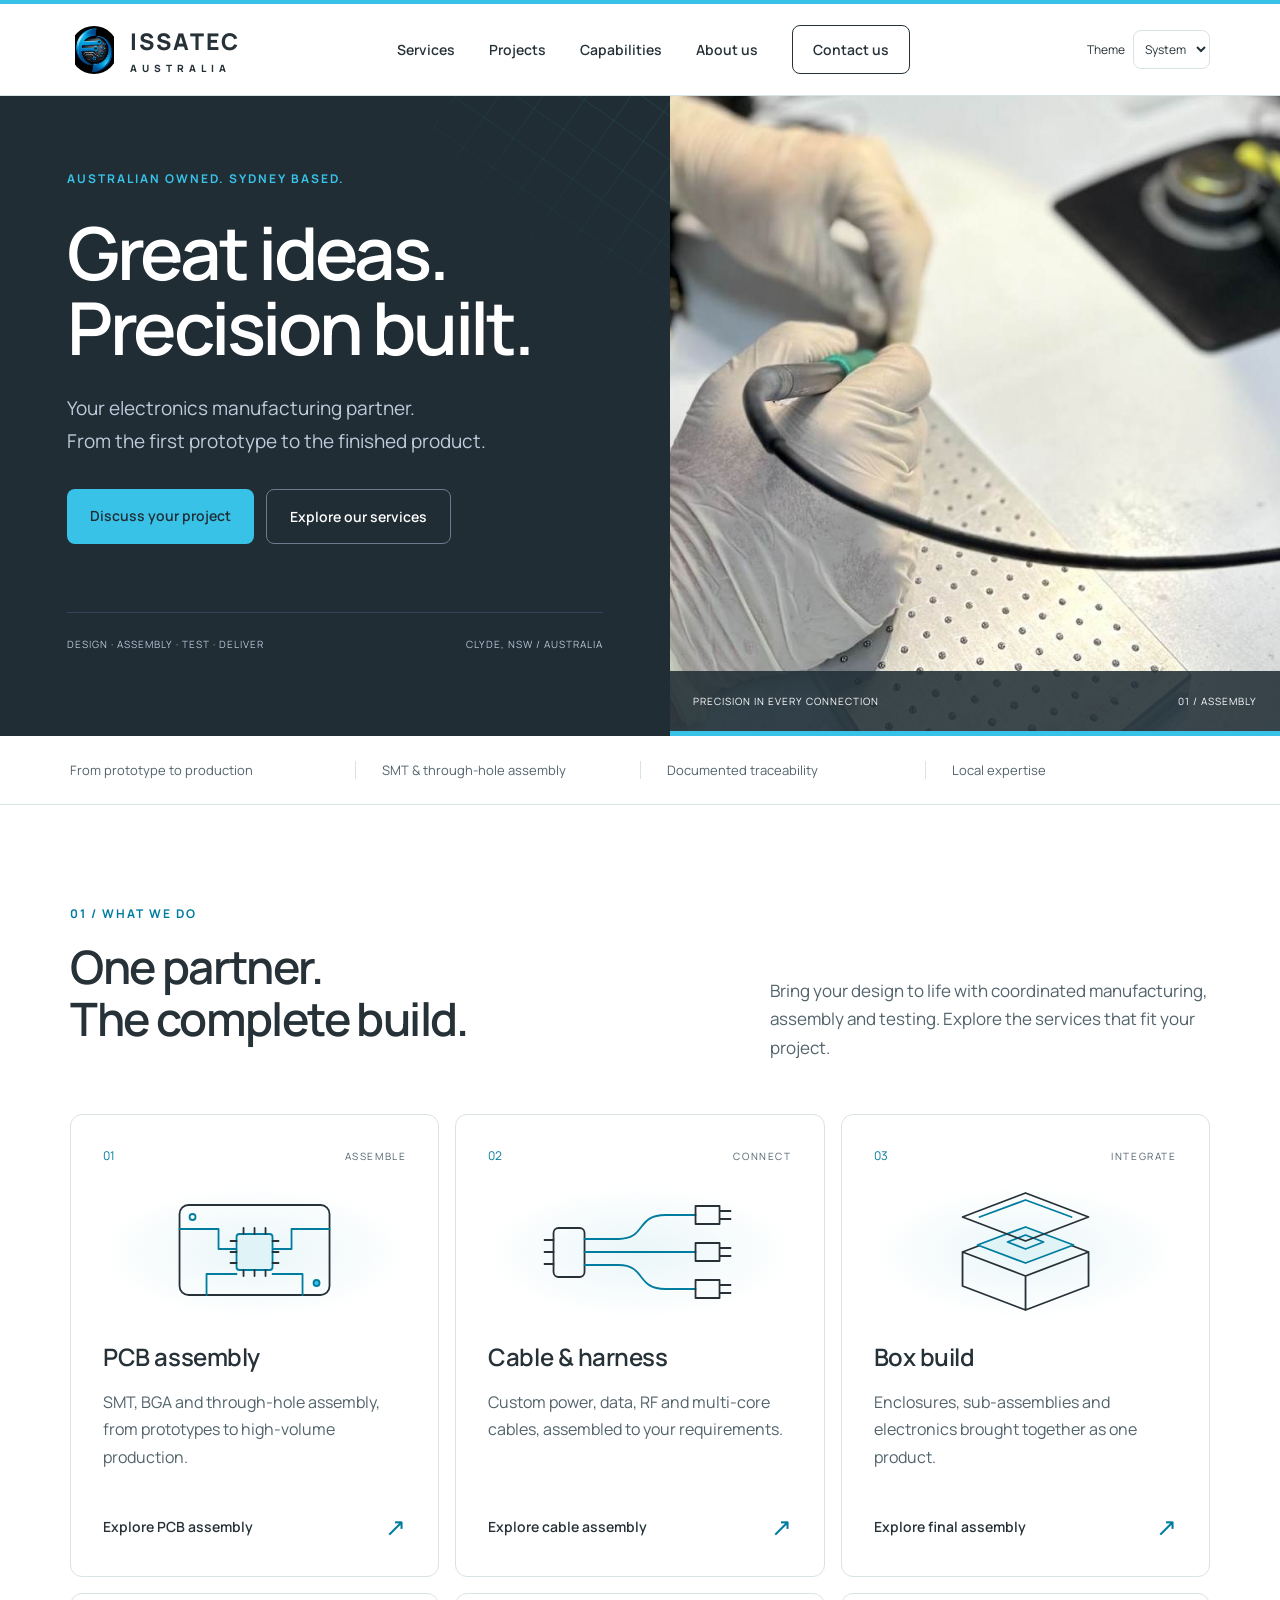
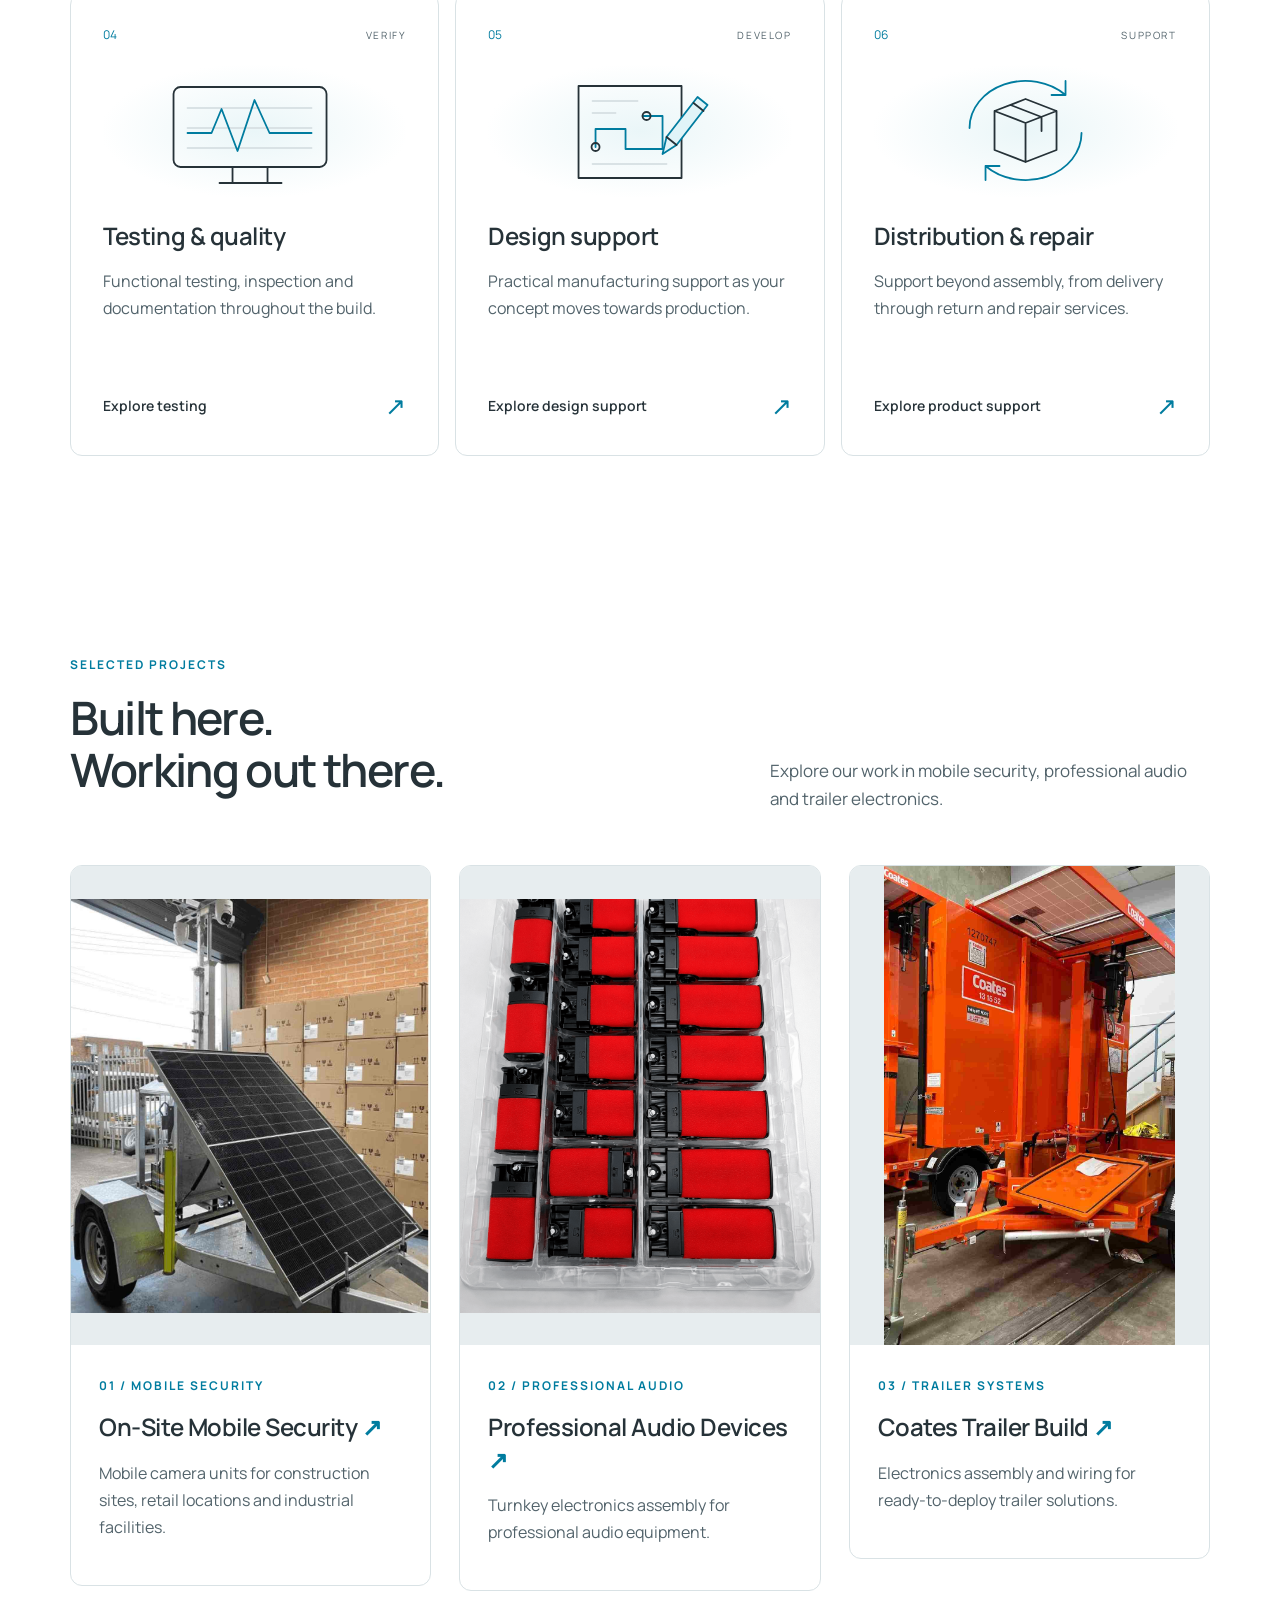
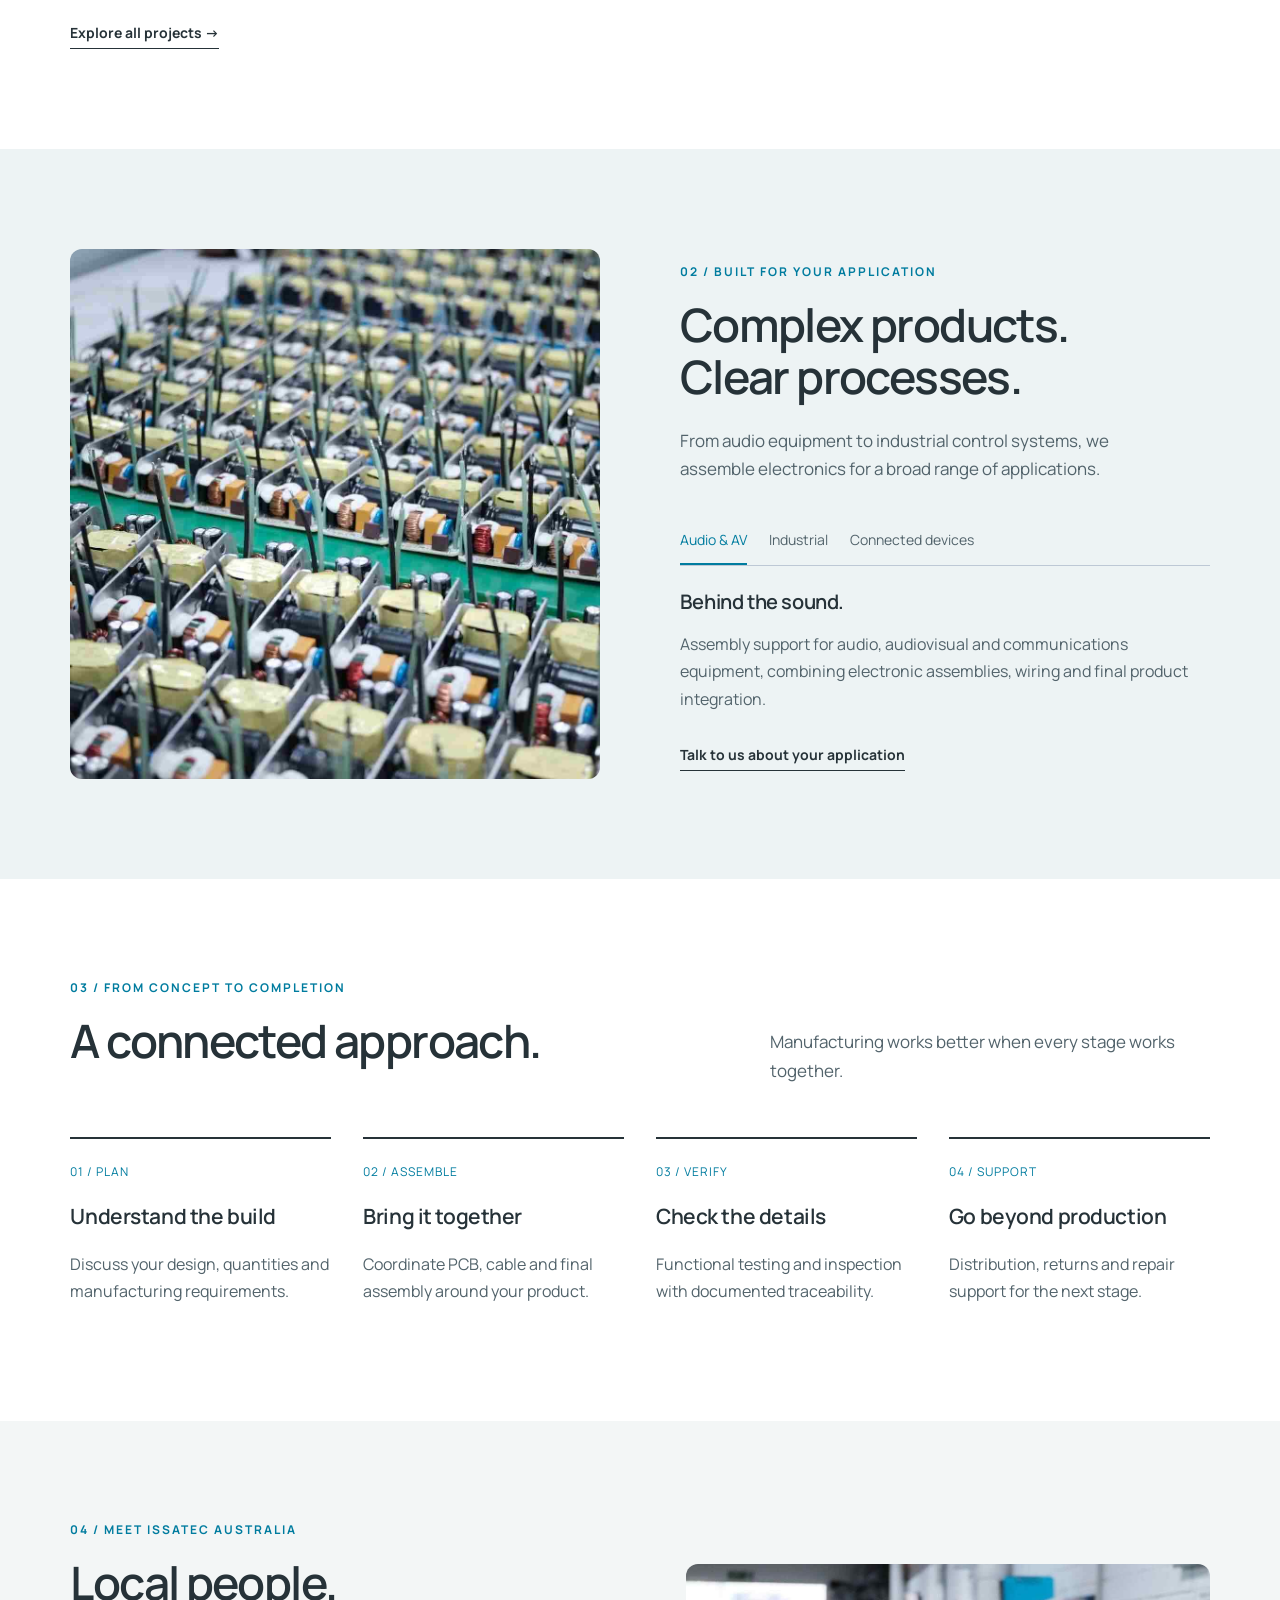
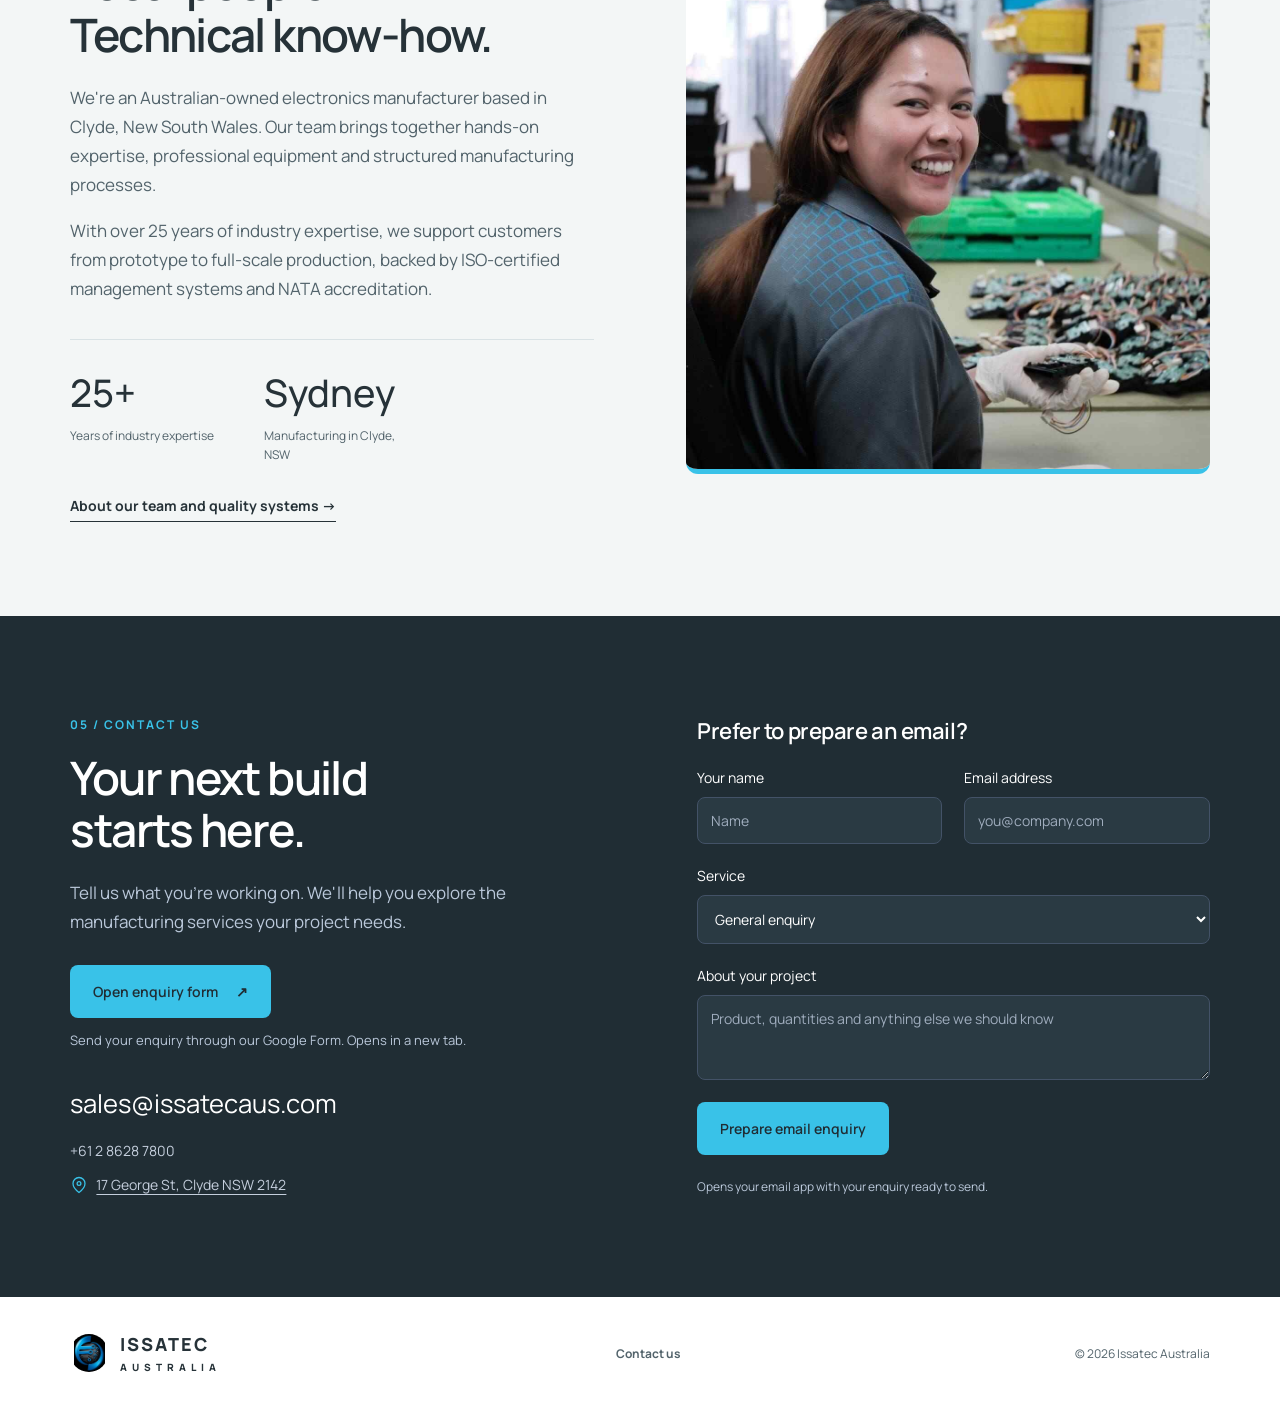
<file: index.html>
<!doctype html>
<html lang="en">
  <head>
    <meta charset="UTF-8" />
    <meta name="viewport" content="width=device-width,initial-scale=1" />
    <meta
      name="description"
      content="Australian electronics manufacturing in Clyde, Sydney. PCB assembly, cable and harness manufacturing, box build, testing and repair."
    />
    <title>Issatec Australia | Precision electronics manufacturing.</title>
    <link rel="icon" href="assets/logo.jpg" />
    <script src="theme.js"></script>
    <link rel="preconnect" href="https://fonts.googleapis.com" />
    <link rel="preconnect" href="https://fonts.gstatic.com" crossorigin />
    <link href="https://fonts.googleapis.com/css2?family=Manrope:wght@400;500;600;700;800&amp;display=swap" rel="stylesheet" />
    <link rel="stylesheet" href="style.css" />
  </head>

  <body>
    <header>
      <a class="brand" href="#home"
        ><img src="assets/logo.jpg" alt="" /><span>ISSATEC<small>AUSTRALIA</small></span></a
      ><button class="menu" aria-expanded="false" aria-controls="navigation">Menu</button>
      <nav id="navigation">
        <a href="services.html">Services</a><a href="projects.html">Projects</a><a href="#capabilities">Capabilities</a
        ><a href="about.html">About us</a><a href="#contact" class="nav-cta">Contact us</a>
      </nav>
      <label class="theme-control"
        ><span>Theme</span
        ><select id="theme-preference" aria-label="Colour theme">
          <option value="system">System</option>
          <option value="light">Light</option>
          <option value="dark">Dark</option>
        </select></label
      >
    </header>
    <main>
      <section class="hero" id="home">
        <div class="hero-copy">
          <div class="eyebrow">AUSTRALIAN OWNED. SYDNEY BASED.</div>
          <h1>Great ideas.<br />Precision built.</h1>
          <p>Your electronics manufacturing partner.<br />From the first prototype to the finished product.</p>
          <div class="actions">
            <a class="button blue" href="#contact">Discuss your project</a
            ><a class="button outline" href="services.html">Explore our services</a>
          </div>
          <div class="hero-bottom"><span>DESIGN · ASSEMBLY · TEST · DELIVER</span><span>CLYDE, NSW / AUSTRALIA</span></div>
        </div>
        <div class="hero-image">
          <img src="assets/main-landing.jpg" alt="Hands assembling and testing an electronic product at Issatec" />
          <div class="image-label"><span>PRECISION IN EVERY CONNECTION</span><span>01 / ASSEMBLY</span></div>
        </div>
      </section>
      <div class="trust">
        <span>From prototype to production</span><span>SMT & through-hole assembly</span><span>Documented traceability</span
        ><span>Local expertise</span>
      </div>
      <section id="services" class="section">
        <div class="section-heading">
          <div>
            <div class="eyebrow">01 / WHAT WE DO</div>
            <h2>One partner.<br />The complete build.</h2>
          </div>
          <p>Bring your design to life with coordinated manufacturing, assembly and testing. Explore the services that fit your project.</p>
        </div>
        <div class="service-grid">
          <a class="service" href="services.html#pcb-assembly">
            <span class="service-topline"><span class="service-number">01</span><span class="service-category">ASSEMBLE</span></span>
            <svg
              class="service-art"
              viewBox="0 0 240 132"
              fill="none"
              stroke="currentColor"
              stroke-width="1.8"
              stroke-linecap="round"
              stroke-linejoin="round"
              aria-hidden="true"
              focusable="false"
            >
              <rect x="45" y="19" width="150" height="90" rx="9" />
              <path class="svg-accent" d="M45 43h39v20h18m93-20h-38v20h-19M72 109V88h30m66 21V88h-30" />
              <g class="chip-place">
                <rect class="svg-fill" x="102" y="48" width="36" height="36" rx="3" />
                <path d="M109 42v6m11-6v6m11-6v6m-22 36v6m11-6v6m11-6v6M96 55h6m-6 11h6m-6 11h6m36-22h6m-6 11h6m-6 11h6" />
              </g>
              <circle class="svg-accent" cx="58" cy="31" r="3" />
              <circle class="status-light" cx="182" cy="97" r="3" />
            </svg>
            <h3>PCB assembly</h3>
            <p>SMT, BGA and through-hole assembly, from prototypes to high-volume production.</p>
            <span class="service-link">Explore PCB assembly <b aria-hidden="true">↗</b></span>
          </a>
          <a class="service" href="services.html#cable-harness">
            <span class="service-topline"><span class="service-number">02</span><span class="service-category">CONNECT</span></span>
            <svg
              class="service-art"
              viewBox="0 0 240 132"
              fill="none"
              stroke="currentColor"
              stroke-width="1.8"
              stroke-linecap="round"
              stroke-linejoin="round"
              aria-hidden="true"
              focusable="false"
            >
              <rect x="34" y="42" width="31" height="49" rx="5" />
              <path d="M34 54h-9m9 12h-9m9 12h-9" />
              <path class="svg-accent cable-flow" d="M65 53h34c28 0 17-24 47-24h30M65 66h111M65 79h34c28 0 17 24 47 24h30" />
              <path d="M176 20h24v18h-24zM176 57h24v18h-24zM176 94h24v18h-24zM200 25h11m-11 8h11m-11 29h11m-11 8h11m-11 29h11m-11 8h11" />
            </svg>
            <h3>Cable & harness</h3>
            <p>Custom power, data, RF and multi-core cables, assembled to your requirements.</p>
            <span class="service-link">Explore cable assembly <b aria-hidden="true">↗</b></span>
          </a>
          <a class="service" href="services.html#box-build">
            <span class="service-topline"><span class="service-number">03</span><span class="service-category">INTEGRATE</span></span>
            <svg
              class="service-art"
              viewBox="0 0 240 132"
              fill="none"
              stroke="currentColor"
              stroke-width="1.8"
              stroke-linecap="round"
              stroke-linejoin="round"
              aria-hidden="true"
              focusable="false"
            >
              <path d="m57 66 63-24 63 24v34l-63 24-63-24zm0 0 63 24 63-24m-63 24v34" />
              <g class="box-layer">
                <path class="svg-fill" d="m72 59 48-18 48 18-48 18z" />
                <path class="svg-accent" d="m102 56 18-7 18 7-18 7z" />
              </g>
              <g class="box-lid">
                <path d="m57 31 63-24 63 24-63 24z" />
                <path class="svg-accent" d="m74 31 46-17 46 17" />
              </g>
            </svg>
            <h3>Box build</h3>
            <p>Enclosures, sub-assemblies and electronics brought together as one product.</p>
            <span class="service-link">Explore final assembly <b aria-hidden="true">↗</b></span>
          </a>
          <a class="service" href="services.html#testing-quality">
            <span class="service-topline"><span class="service-number">04</span><span class="service-category">VERIFY</span></span>
            <svg
              class="service-art"
              viewBox="0 0 240 132"
              fill="none"
              stroke="currentColor"
              stroke-width="1.8"
              stroke-linecap="round"
              stroke-linejoin="round"
              aria-hidden="true"
              focusable="false"
            >
              <rect x="39" y="22" width="153" height="80" rx="7" />
              <path d="M98 102v16m35-16v16m-48 0h62" />
              <path class="svg-muted" d="M53 43h124M53 63h124M53 83h124" />
              <path class="svg-accent scope-wave" pathLength="100" d="M53 68h24l10-24 16 42 17-51 15 33h42" />
              <path class="scan-line" d="M60 29v66" />
            </svg>
            <h3>Testing & quality</h3>
            <p>Functional testing, inspection and documentation throughout the build.</p>
            <span class="service-link">Explore testing <b aria-hidden="true">↗</b></span>
          </a>
          <a class="service" href="services.html#design-support">
            <span class="service-topline"><span class="service-number">05</span><span class="service-category">DEVELOP</span></span>
            <svg
              class="service-art"
              viewBox="0 0 240 132"
              fill="none"
              stroke="currentColor"
              stroke-width="1.8"
              stroke-linecap="round"
              stroke-linejoin="round"
              aria-hidden="true"
              focusable="false"
            >
              <path d="M59 21h103v92H59z" />
              <path class="svg-muted" d="M73 36h45m-45 63h74M73 48h23" />
              <path class="svg-accent design-trace" pathLength="100" d="M76 82V64h30v20h37V51h-20" />
              <circle cx="76" cy="82" r="4" />
              <circle cx="127" cy="51" r="4" />
              <g class="design-pencil">
                <path class="svg-fill" d="m147 72 31-40 10 8-31 40-14 9z" />
                <path d="m174 38 10 8m-37 26 10 8" />
              </g>
            </svg>
            <h3>Design support</h3>
            <p>Practical manufacturing support as your concept moves towards production.</p>
            <span class="service-link">Explore design support <b aria-hidden="true">↗</b></span>
          </a>
          <a class="service" href="services.html#distribution-repair">
            <span class="service-topline"><span class="service-number">06</span><span class="service-category">SUPPORT</span></span>
            <svg
              class="service-art"
              viewBox="0 0 240 132"
              fill="none"
              stroke="currentColor"
              stroke-width="1.8"
              stroke-linecap="round"
              stroke-linejoin="round"
              aria-hidden="true"
              focusable="false"
            >
              <path d="m89 46 31-12 31 12v39l-31 12-31-12zm0 0 31 12 31-12m-31 12v39m-15-57 31 12v14" />
              <g class="repair-orbit">
                <path class="svg-accent" d="M64 63a56 47 0 0 1 96-33m0-14v14h-14M176 68a56 47 0 0 1-96 33m0 14v-14h14" />
              </g>
            </svg>
            <h3>Distribution & repair</h3>
            <p>Support beyond assembly, from delivery through return and repair services.</p>
            <span class="service-link">Explore product support <b aria-hidden="true">↗</b></span>
          </a>
        </div>
      </section>
      <section class="section project-preview">
        <div class="section-heading">
          <div>
            <div class="eyebrow">SELECTED PROJECTS</div>
            <h2>Built here.<br />Working out there.</h2>
          </div>
          <p>Explore our work in mobile security, professional audio and trailer electronics.</p>
        </div>
        <div class="project-grid project-grid-three">
          <a class="project-card" href="projects.html#security"
            ><img
              src="assets/project-extra-1.jpeg"
              loading="lazy"
              alt="Solar-powered mobile security trailer with cameras mounted above the solar panel"
            />
            <div class="project-card-copy">
              <span class="eyebrow">01 / MOBILE SECURITY</span>
              <h3>On-Site Mobile Security <span aria-hidden="true">↗</span></h3>
              <p>Mobile camera units for construction sites, retail locations and industrial facilities.</p>
            </div></a
          ><a class="project-card" href="projects.html#audio"
            ><img
              src="assets/project-microphones.png"
              loading="lazy"
              alt="Red and black professional microphones arranged in protective trays"
            />
            <div class="project-card-copy">
              <span class="eyebrow">02 / PROFESSIONAL AUDIO</span>
              <h3>Professional Audio Devices <span aria-hidden="true">↗</span></h3>
              <p>Turnkey electronics assembly for professional audio equipment.</p>
            </div></a
          ><a class="project-card" href="projects.html#trailers"
            ><img
              src="assets/project-traielrs-extra.jpg"
              loading="lazy"
              alt="Orange Coates trailers with solar panels, equipment enclosures and wiring"
            />
            <div class="project-card-copy">
              <span class="eyebrow">03 / TRAILER SYSTEMS</span>
              <h3>Coates Trailer Build <span aria-hidden="true">↗</span></h3>
              <p>Electronics assembly and wiring for ready-to-deploy trailer solutions.</p>
            </div></a
          >
        </div>
        <div class="actions"><a class="text-link" href="projects.html">Explore all projects →</a></div>
      </section>
      <section class="capabilities section" id="capabilities">
        <div class="cap-image"><img src="assets/products-1.jpg" alt="Electronic assemblies prepared in a production batch" /></div>
        <div class="cap-copy">
          <div class="eyebrow">02 / BUILT FOR YOUR APPLICATION</div>
          <h2>Complex products.<br />Clear processes.</h2>
          <p>From audio equipment to industrial control systems, we assemble electronics for a broad range of applications.</p>
          <div class="industry-tabs" role="tablist" aria-label="Industry applications">
            <button role="tab" aria-selected="true" data-industry="0">Audio & AV</button
            ><button role="tab" aria-selected="false" data-industry="1">Industrial</button
            ><button role="tab" aria-selected="false" data-industry="2">Connected devices</button>
          </div>
          <div class="industry-content" role="tabpanel" aria-live="polite">
            <h3 id="industry-title">Behind the sound.</h3>
            <p id="industry-text">
              Assembly support for audio, audiovisual and communications equipment, combining electronic assemblies, wiring and final
              product integration.
            </p>
          </div>
          <a class="text-link" href="#contact">Talk to us about your application</a>
        </div>
      </section>
      <section class="section process">
        <div class="section-heading">
          <div>
            <div class="eyebrow">03 / FROM CONCEPT TO COMPLETION</div>
            <h2>A connected approach.</h2>
          </div>
          <p>Manufacturing works better when every stage works together.</p>
        </div>
        <div class="steps">
          <article>
            <span>01 / PLAN</span>
            <h3>Understand the build</h3>
            <p>Discuss your design, quantities and manufacturing requirements.</p>
          </article>
          <article>
            <span>02 / ASSEMBLE</span>
            <h3>Bring it together</h3>
            <p>Coordinate PCB, cable and final assembly around your product.</p>
          </article>
          <article>
            <span>03 / VERIFY</span>
            <h3>Check the details</h3>
            <p>Functional testing and inspection with documented traceability.</p>
          </article>
          <article>
            <span>04 / SUPPORT</span>
            <h3>Go beyond production</h3>
            <p>Distribution, returns and repair support for the next stage.</p>
          </article>
        </div>
      </section>
      <section class="about section" id="about">
        <div class="about-copy">
          <div class="eyebrow">04 / MEET ISSATEC AUSTRALIA</div>
          <h2>Local people.<br />Technical know-how.</h2>
          <p>
            We're an Australian-owned electronics manufacturer based in Clyde, New South Wales. Our team brings together hands-on expertise,
            professional equipment and structured manufacturing processes.
          </p>
          <p>
            With over 25 years of industry expertise, we support customers from prototype to full-scale production, backed by ISO-certified
            management systems and NATA accreditation.
          </p>
          <div class="about-facts">
            <div><strong>25+</strong><span>Years of industry expertise</span></div>
            <div><strong>Sydney</strong><span>Manufacturing in Clyde, NSW</span></div>
          </div>
          <a class="text-link" href="about.html">About our team and quality systems →</a>
        </div>
        <img src="assets/onduty-2.jpg" loading="lazy" alt="Issatec team member in a charcoal and cyan uniform assembling electronics" />
      </section>
      <section class="contact section" id="contact">
        <div>
          <div class="eyebrow">05 / CONTACT US</div>
          <h2>Your next build<br />starts here.</h2>
          <p>Tell us what you're working on. We'll help you explore the manufacturing services your project needs.</p>
          <div class="contact-form-link">
            <a
              class="button blue"
              href="https://docs.google.com/forms/d/e/1FAIpQLSfCvmjNHBTdC-w45F8OYnJ40Cvwep1nVfeslYHVNNJTRLGTLg/viewform"
              target="_blank"
              rel="noopener noreferrer"
              >Open enquiry form <span aria-hidden="true">↗</span></a
            >
            <p class="external-form-note">Send your enquiry through our Google Form. Opens in a new tab.</p>
          </div>
          <a class="contact-email" href="mailto:sales@issatecaus.com">sales@issatecaus.com</a>
          <div class="contact-details">
            <a href="tel:+61286287800">+61 2 8628 7800</a
            ><a
              class="contact-location"
              href="https://www.google.com/maps/search/?api=1&amp;query=17%20George%20St%2C%20Clyde%20NSW%202142%2C%20Australia"
              target="_blank"
              rel="noopener noreferrer"
              aria-label="17 George St, Clyde NSW 2142 — open in Google Maps (new tab)"
              ><svg
                width="18"
                height="18"
                viewBox="0 0 24 24"
                fill="none"
                stroke="currentColor"
                stroke-width="1.7"
                stroke-linecap="round"
                stroke-linejoin="round"
                aria-hidden="true"
                focusable="false"
              >
                <path d="M20 10c0 6-8 12-8 12S4 16 4 10a8 8 0 1 1 16 0Z" />
                <circle cx="12" cy="10" r="2.5" /></svg
              ><span>17 George St, Clyde NSW 2142</span></a
            >
          </div>
        </div>
        <form id="enquiry" aria-labelledby="email-enquiry-title">
          <h3 id="email-enquiry-title" class="email-enquiry-title">Prefer to prepare an email?</h3>
          <label>Your name<input name="name" autocomplete="name" required placeholder="Name" /></label
          ><label>Email address<input name="email" type="email" autocomplete="email" required placeholder="you@company.com" /></label
          ><label
            >Service<select name="service">
              <option>General enquiry</option>
              <option>PCB assembly</option>
              <option>Cable & harness</option>
              <option>Box build</option>
              <option>Testing &amp; quality</option>
              <option>Design support</option>
              <option>Distribution &amp; repair</option>
            </select></label
          ><label
            >About your project<textarea
              name="message"
              required
              rows="3"
              placeholder="Product, quantities and anything else we should know"
            ></textarea></label
          ><button class="button blue" type="submit">Prepare email enquiry</button>
          <p class="form-note">Opens your email app with your enquiry ready to send.</p>
        </form>
      </section>
    </main>
    <footer>
      <a class="brand" href="#home"
        ><img src="assets/logo.jpg" alt="" /><span>ISSATEC<small>AUSTRALIA</small></span></a
      ><a class="footer-contact" href="#contact">Contact us</a><span>© 2026 Issatec Australia</span>
    </footer>
    <dialog id="service-dialog">
      <button class="close" aria-label="Close service details">×</button>
      <div class="eyebrow">OUR SERVICES</div>
      <h2 id="dialog-title"></h2>
      <p id="dialog-text"></p>
      <ul id="dialog-list"></ul>
      <a class="button blue" id="dialog-contact" href="#contact">Discuss this service</a>
    </dialog>
    <script src="script.js"></script>
  </body>
</html>
</file>
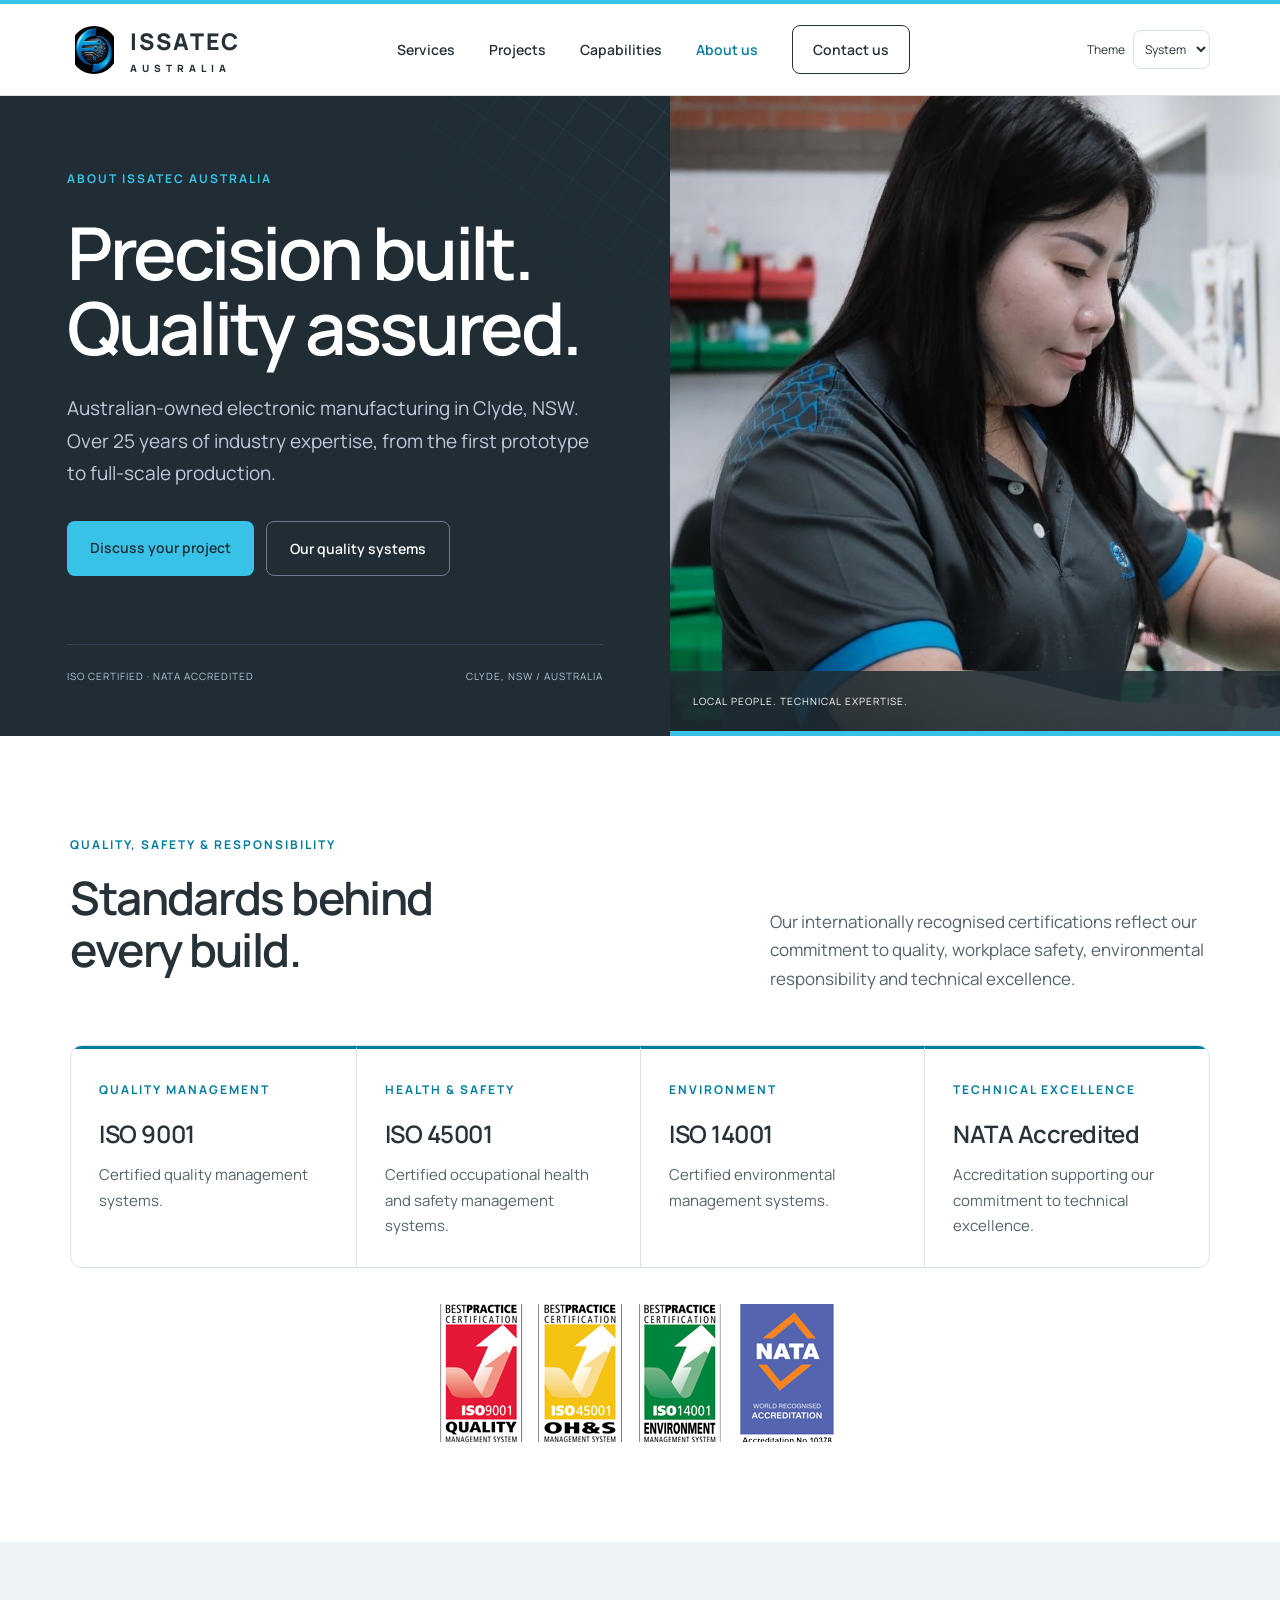
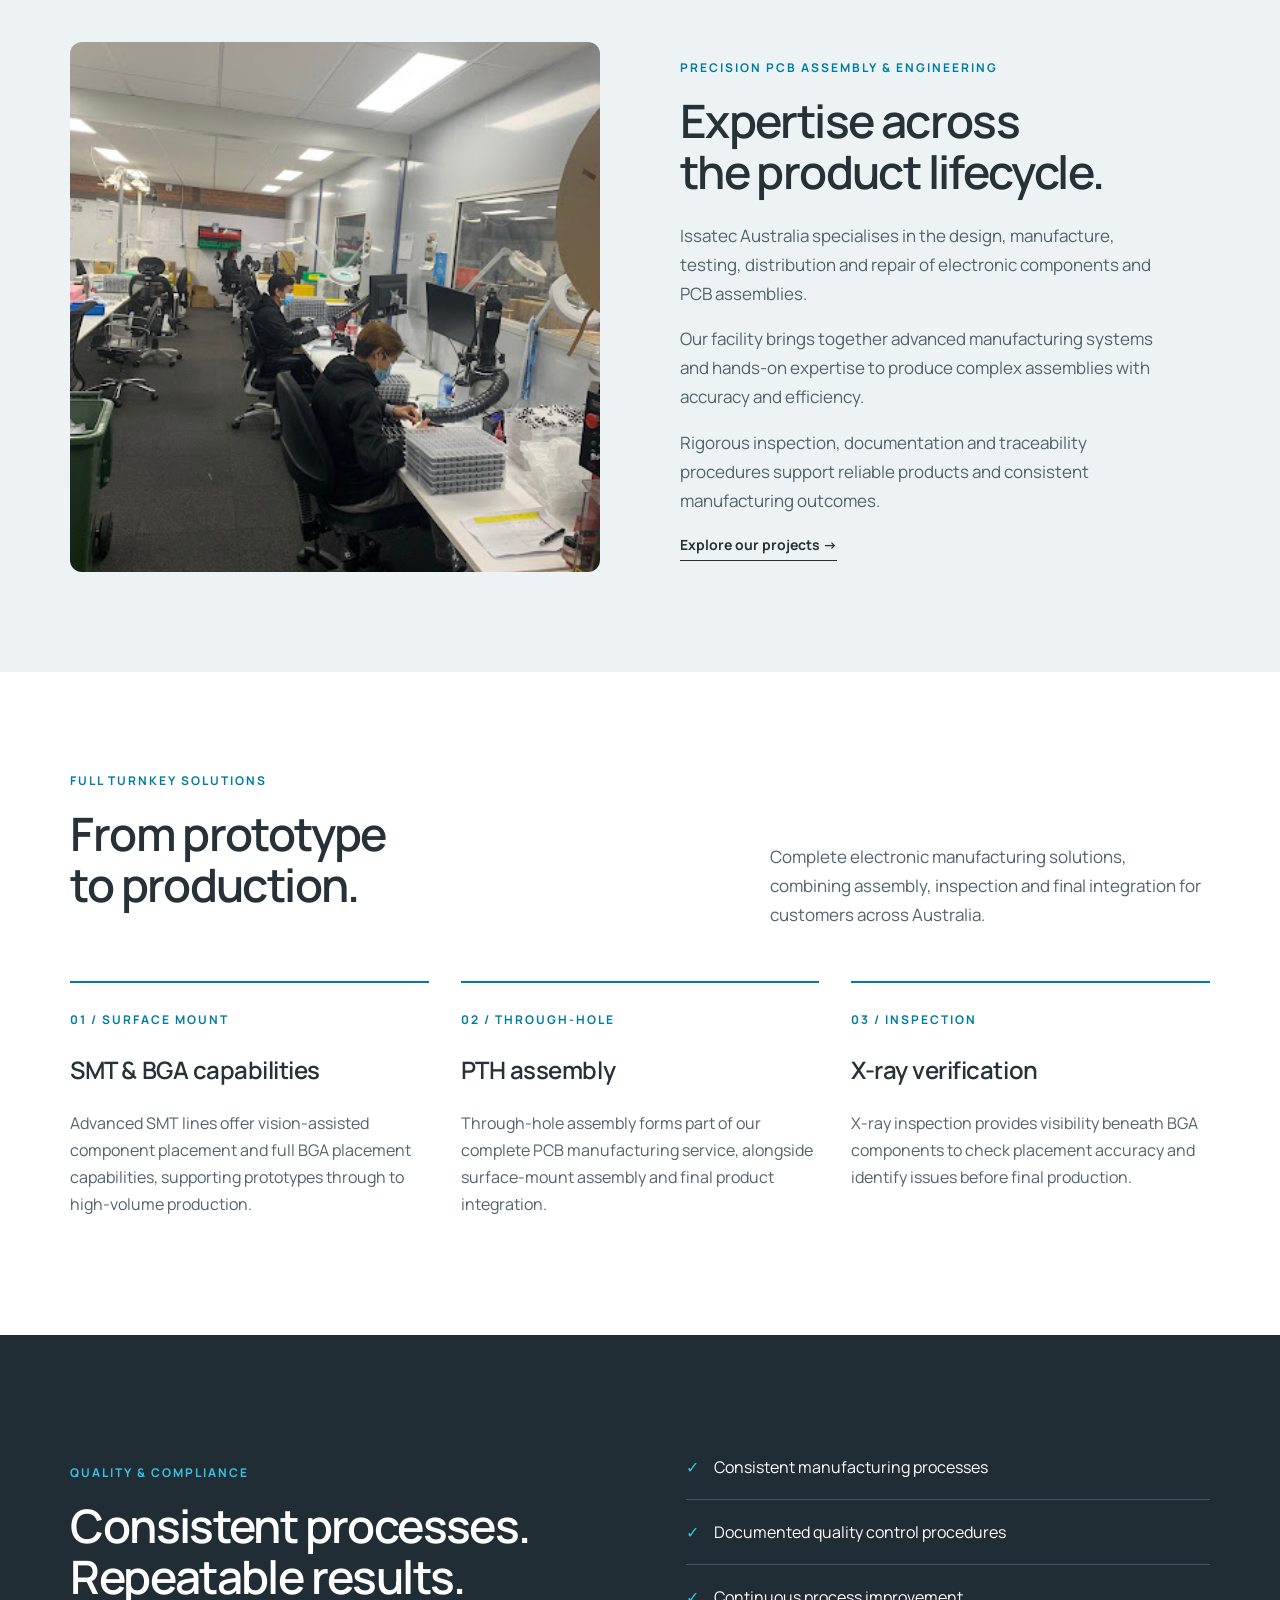
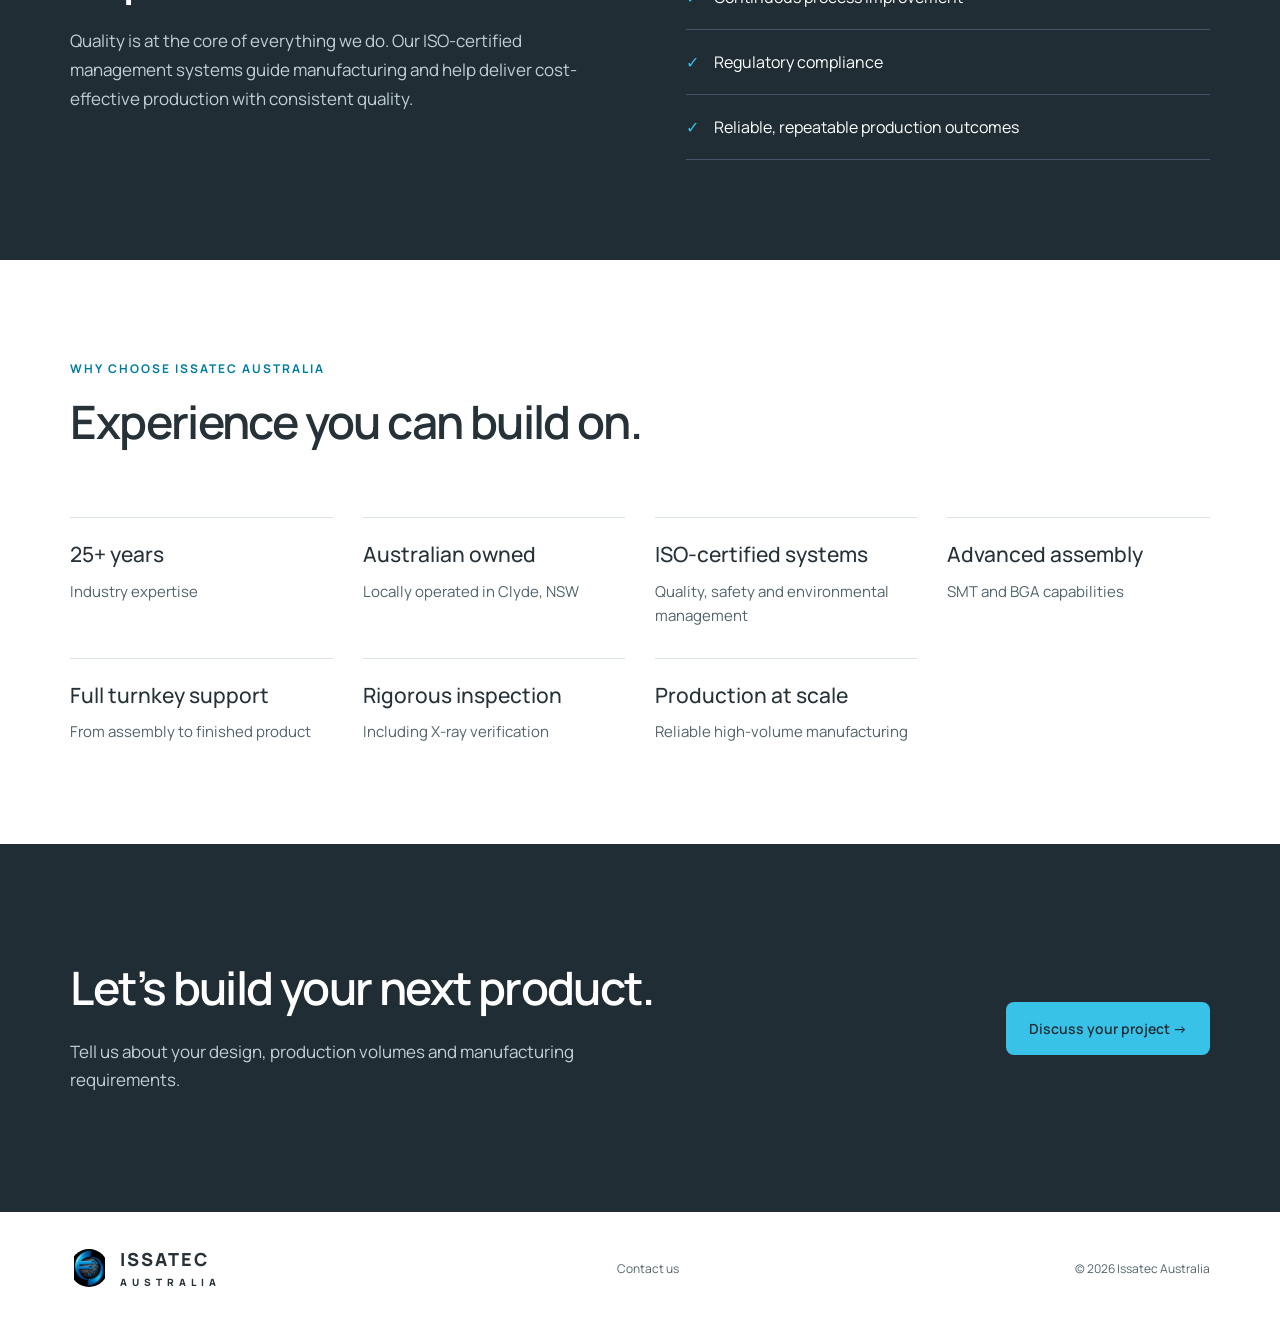
<file: about.html>
<!doctype html>
<html lang="en">
  <head>
    <meta charset="UTF-8" />
    <meta name="viewport" content="width=device-width,initial-scale=1" />
    <meta
      name="description"
      content="Australian-owned electronics manufacturing in Clyde, NSW. Over 25 years of expertise, ISO-certified management systems and NATA accreditation. PCB, SMT, BGA and turnkey manufacturing."
    />
    <title>About | Issatec Australia</title>
    <link rel="icon" href="assets/logo.jpg" />
    <script src="theme.js"></script>
    <link rel="preconnect" href="https://fonts.googleapis.com" />
    <link rel="preconnect" href="https://fonts.gstatic.com" crossorigin />
    <link href="https://fonts.googleapis.com/css2?family=Manrope:wght@400;500;600;700;800&amp;display=swap" rel="stylesheet" />
    <link rel="stylesheet" href="style.css" />
  </head>
  <body>
    <header>
      <a class="brand" href="index.html"
        ><img src="assets/logo.jpg" alt="" /><span>ISSATEC<small>AUSTRALIA</small></span></a
      >
      <button class="menu" aria-expanded="false" aria-controls="navigation">Menu</button>
      <nav id="navigation">
        <a href="services.html">Services</a><a href="projects.html">Projects</a><a href="index.html#capabilities">Capabilities</a
        ><a href="about.html" aria-current="page">About us</a><a href="index.html#contact" class="nav-cta">Contact us</a>
      </nav>
      <label class="theme-control"
        ><span>Theme</span
        ><select id="theme-preference" aria-label="Colour theme">
          <option value="system">System</option>
          <option value="light">Light</option>
          <option value="dark">Dark</option>
        </select></label
      >
    </header>
    <main>
      <section class="hero about-hero">
        <div class="hero-copy">
          <div class="eyebrow">ABOUT ISSATEC AUSTRALIA</div>
          <h1>Precision built.<br />Quality assured.</h1>
          <p>
            Australian-owned electronic manufacturing in Clyde, NSW. Over 25 years of industry expertise, from the first prototype to
            full-scale production.
          </p>
          <div class="actions">
            <a class="button blue" href="index.html#contact">Discuss your project</a
            ><a class="button outline" href="#quality">Our quality systems</a>
          </div>
          <div class="hero-bottom"><span>ISO CERTIFIED · NATA ACCREDITED</span><span>CLYDE, NSW / AUSTRALIA</span></div>
        </div>
        <div class="hero-image">
          <img src="assets/onduty-1.jpg" alt="Issatec team member in a charcoal and cyan uniform working at an assembly bench" />
          <div class="image-label"><span>LOCAL PEOPLE. TECHNICAL EXPERTISE.</span></div>
        </div>
      </section>
      <section class="section certification-section" id="quality">
        <div class="section-heading">
          <div>
            <div class="eyebrow">QUALITY, SAFETY &amp; RESPONSIBILITY</div>
            <h2>Standards behind<br />every build.</h2>
          </div>
          <p>
            Our internationally recognised certifications reflect our commitment to quality, workplace safety, environmental responsibility
            and technical excellence.
          </p>
        </div>
        <div class="certification-grid">
          <article>
            <span class="eyebrow">QUALITY MANAGEMENT</span>
            <h3>ISO 9001</h3>
            <p>Certified quality management systems.</p>
          </article>
          <article>
            <span class="eyebrow">HEALTH &amp; SAFETY</span>
            <h3>ISO 45001</h3>
            <p>Certified occupational health and safety management systems.</p>
          </article>
          <article>
            <span class="eyebrow">ENVIRONMENT</span>
            <h3>ISO 14001</h3>
            <p>Certified environmental management systems.</p>
          </article>
          <article>
            <span class="eyebrow">TECHNICAL EXCELLENCE</span>
            <h3>NATA Accredited</h3>
            <p>Accreditation supporting our commitment to technical excellence.</p>
          </article>
        </div>
        <img
          class="certification-marks"
          src="assets/certifications.png"
          loading="lazy"
          alt="ISO 9001, ISO 45001 and ISO 14001 certification marks, and NATA accreditation mark"
        />
      </section>
      <section class="section capabilities">
        <div class="cap-image">
          <img
            src="assets/technicians_onduty.jpg"
            loading="lazy"
            alt="Technicians working at electronics assembly stations in the Issatec workshop"
          />
        </div>
        <div class="cap-copy">
          <div class="eyebrow">PRECISION PCB ASSEMBLY &amp; ENGINEERING</div>
          <h2>Expertise across<br />the product lifecycle.</h2>
          <p>
            Issatec Australia specialises in the design, manufacture, testing, distribution and repair of electronic components and PCB
            assemblies.
          </p>
          <p>
            Our facility brings together advanced manufacturing systems and hands-on expertise to produce complex assemblies with accuracy
            and efficiency.
          </p>
          <p>
            Rigorous inspection, documentation and traceability procedures support reliable products and consistent manufacturing outcomes.
          </p>
          <a class="text-link" href="projects.html">Explore our projects →</a>
        </div>
      </section>
      <section class="section" id="manufacturing">
        <div class="section-heading">
          <div>
            <div class="eyebrow">FULL TURNKEY SOLUTIONS</div>
            <h2>From prototype<br />to production.</h2>
          </div>
          <p>
            Complete electronic manufacturing solutions, combining assembly, inspection and final integration for customers across
            Australia.
          </p>
        </div>
        <div class="manufacturing-grid">
          <article>
            <span class="eyebrow">01 / SURFACE MOUNT</span>
            <h3>SMT &amp; BGA capabilities</h3>
            <p>
              Advanced SMT lines offer vision-assisted component placement and full BGA placement capabilities, supporting prototypes
              through to high-volume production.
            </p>
          </article>
          <article>
            <span class="eyebrow">02 / THROUGH-HOLE</span>
            <h3>PTH assembly</h3>
            <p>
              Through-hole assembly forms part of our complete PCB manufacturing service, alongside surface-mount assembly and final product
              integration.
            </p>
          </article>
          <article>
            <span class="eyebrow">03 / INSPECTION</span>
            <h3>X-ray verification</h3>
            <p>
              X-ray inspection provides visibility beneath BGA components to check placement accuracy and identify issues before final
              production.
            </p>
          </article>
        </div>
      </section>
      <section class="section quality-process">
        <div>
          <div class="eyebrow">QUALITY &amp; COMPLIANCE</div>
          <h2>Consistent processes.<br />Repeatable results.</h2>
          <p>
            Quality is at the core of everything we do. Our ISO-certified management systems guide manufacturing and help deliver
            cost-effective production with consistent quality.
          </p>
        </div>
        <ul class="quality-list">
          <li>Consistent manufacturing processes</li>
          <li>Documented quality control procedures</li>
          <li>Continuous process improvement</li>
          <li>Regulatory compliance</li>
          <li>Reliable, repeatable production outcomes</li>
        </ul>
      </section>
      <section class="section why-issatec">
        <div class="section-heading">
          <div>
            <div class="eyebrow">WHY CHOOSE ISSATEC AUSTRALIA</div>
            <h2>Experience you can build on.</h2>
          </div>
        </div>
        <ul class="reasons-grid">
          <li><strong>25+ years</strong><span>Industry expertise</span></li>
          <li><strong>Australian owned</strong><span>Locally operated in Clyde, NSW</span></li>
          <li><strong>ISO-certified systems</strong><span>Quality, safety and environmental management</span></li>
          <li><strong>Advanced assembly</strong><span>SMT and BGA capabilities</span></li>
          <li><strong>Full turnkey support</strong><span>From assembly to finished product</span></li>
          <li><strong>Rigorous inspection</strong><span>Including X-ray verification</span></li>
          <li><strong>Production at scale</strong><span>Reliable high-volume manufacturing</span></li>
        </ul>
      </section>
      <section class="section project-cta">
        <div>
          <h2>Let’s build your next product.</h2>
          <p>Tell us about your design, production volumes and manufacturing requirements.</p>
        </div>
        <a class="button blue" href="index.html#contact">Discuss your project →</a>
      </section>
    </main>
    <footer>
      <a class="brand" href="index.html"
        ><img src="assets/logo.jpg" alt="" /><span>ISSATEC<small>AUSTRALIA</small></span></a
      ><a href="index.html#contact">Contact us</a><span>© 2026 Issatec Australia</span>
    </footer>
    <script src="script.js"></script>
  </body>
</html>
</file>
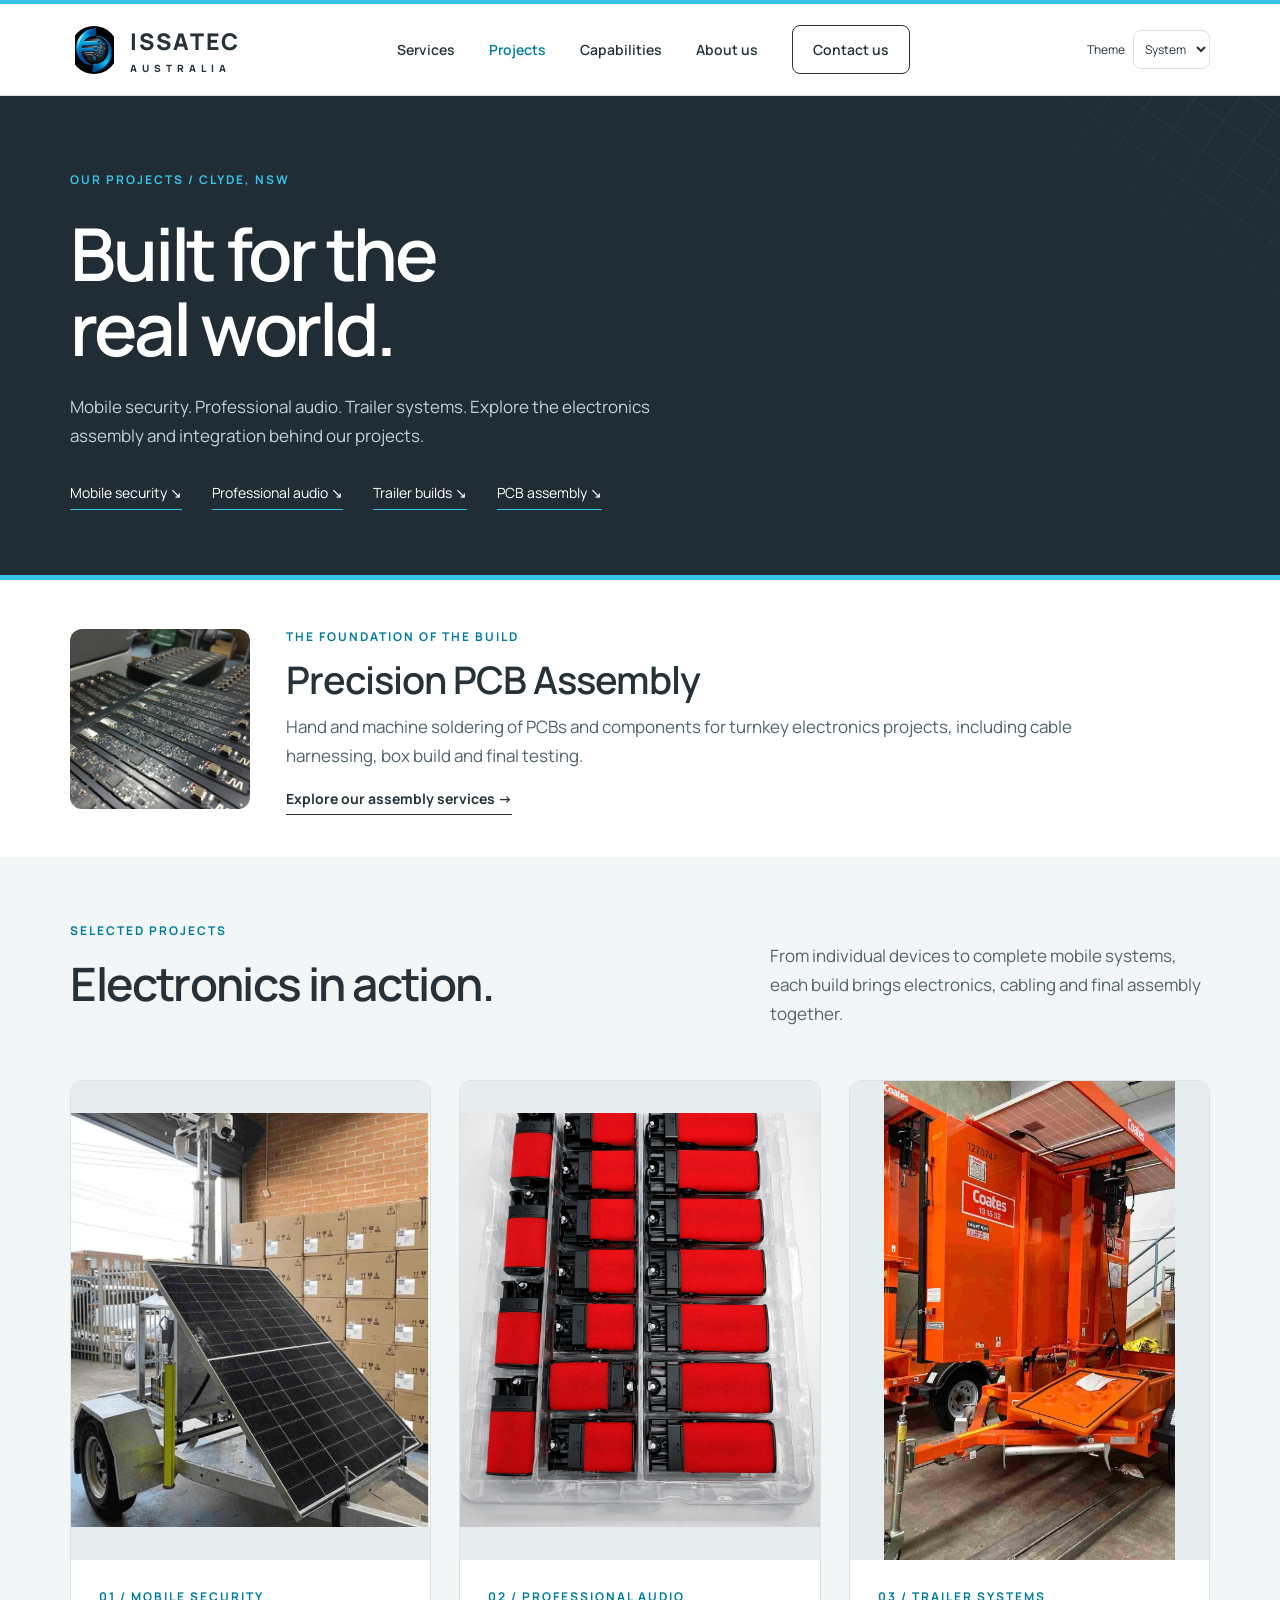
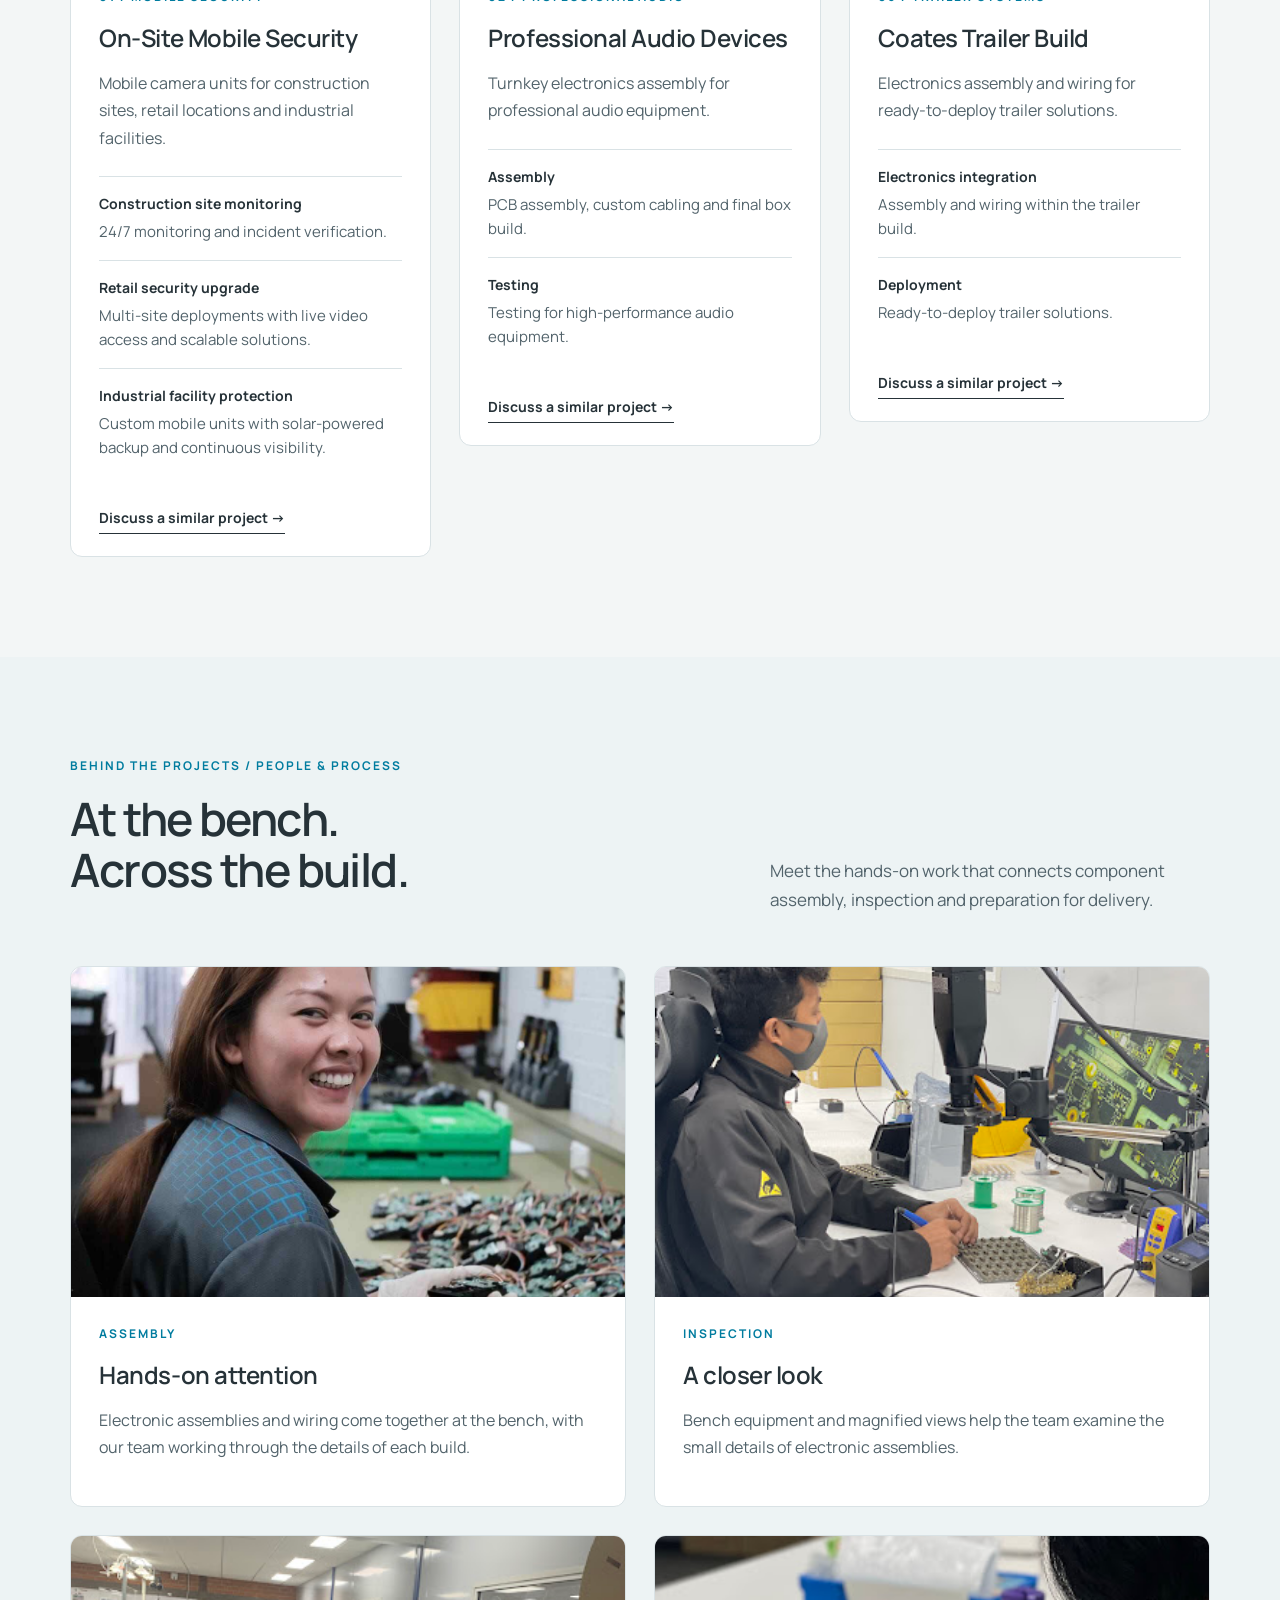
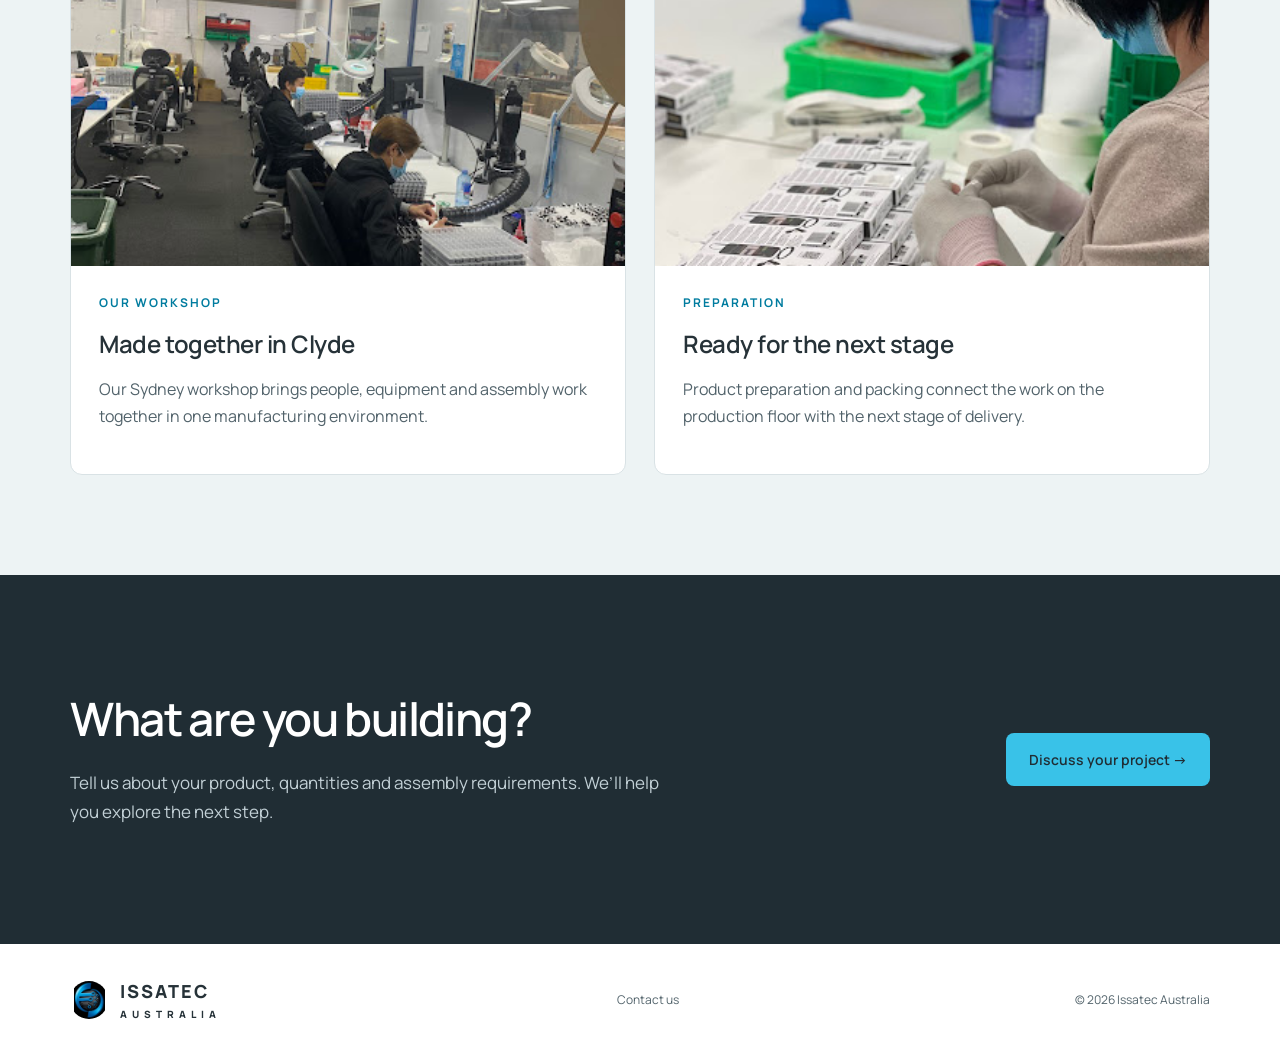
<file: projects.html>
<!doctype html>
<html lang="en">
  <head>
    <meta charset="UTF-8" />
    <meta name="viewport" content="width=device-width,initial-scale=1" />
    <meta
      name="description"
      content="Explore Issatec Australia projects: mobile security systems, professional audio devices, Coates trailer builds and precision PCB assembly."
    />
    <title>Projects | Issatec Australia</title>
    <link rel="icon" href="assets/logo.jpg" />
    <script src="theme.js"></script>
    <link rel="preconnect" href="https://fonts.googleapis.com" />
    <link rel="preconnect" href="https://fonts.gstatic.com" crossorigin />
    <link href="https://fonts.googleapis.com/css2?family=Manrope:wght@400;500;600;700;800&amp;display=swap" rel="stylesheet" />
    <link rel="stylesheet" href="style.css" />
  </head>
  <body>
    <header>
      <a class="brand" href="index.html"
        ><img src="assets/logo.jpg" alt="" /><span>ISSATEC<small>AUSTRALIA</small></span></a
      >
      <button class="menu" aria-expanded="false" aria-controls="navigation">Menu</button>
      <nav id="navigation">
        <a href="services.html">Services</a><a href="projects.html" aria-current="page">Projects</a
        ><a href="index.html#capabilities">Capabilities</a><a href="about.html">About us</a
        ><a href="index.html#contact" class="nav-cta">Contact us</a>
      </nav>
      <label class="theme-control"
        ><span>Theme</span
        ><select id="theme-preference" aria-label="Colour theme">
          <option value="system">System</option>
          <option value="light">Light</option>
          <option value="dark">Dark</option>
        </select></label
      >
    </header>
    <main>
      <section class="project-hero">
        <div class="eyebrow">OUR PROJECTS / CLYDE, NSW</div>
        <h1>Built for the<br />real world.</h1>
        <p>Mobile security. Professional audio. Trailer systems. Explore the electronics assembly and integration behind our projects.</p>
        <div class="project-nav">
          <a href="#security">Mobile security ↘</a><a href="#audio">Professional audio ↘</a><a href="#trailers">Trailer builds ↘</a
          ><a href="#pcb">PCB assembly ↘</a>
        </div>
      </section>
      <section class="section pcb-feature" id="pcb">
        <img src="assets/products-2-pcbs.jpg" alt="A production batch of populated circuit boards" />
        <div>
          <div class="eyebrow">THE FOUNDATION OF THE BUILD</div>
          <h2>Precision PCB Assembly</h2>
          <p>
            Hand and machine soldering of PCBs and components for turnkey electronics projects, including cable harnessing, box build and
            final testing.
          </p>
          <a class="text-link" href="index.html#services">Explore our assembly services →</a>
        </div>
      </section>
      <section class="section selected-projects" id="integration">
        <div class="section-heading">
          <div>
            <div class="eyebrow">SELECTED PROJECTS</div>
            <h2>Electronics in action.</h2>
          </div>
          <p>From individual devices to complete mobile systems, each build brings electronics, cabling and final assembly together.</p>
        </div>
        <div class="project-grid project-grid-three">
          <article class="project-card case-card" id="security">
            <img
              src="assets/project-extra-1.jpeg"
              loading="lazy"
              alt="Solar-powered mobile security trailer with cameras mounted above the solar panel"
            />
            <div class="project-card-copy">
              <div class="eyebrow">01 / MOBILE SECURITY</div>
              <h3>On-Site Mobile Security</h3>
              <p>Mobile camera units for construction sites, retail locations and industrial facilities.</p>
              <dl class="project-scope">
                <div>
                  <dt>Construction site monitoring</dt>
                  <dd>24/7 monitoring and incident verification.</dd>
                </div>
                <div>
                  <dt>Retail security upgrade</dt>
                  <dd>Multi-site deployments with live video access and scalable solutions.</dd>
                </div>
                <div>
                  <dt>Industrial facility protection</dt>
                  <dd>Custom mobile units with solar-powered backup and continuous visibility.</dd>
                </div>
              </dl>
              <a class="text-link" href="index.html#contact">Discuss a similar project →</a>
            </div>
          </article>
          <article class="project-card case-card" id="audio">
            <img
              src="assets/project-microphones.png"
              loading="lazy"
              alt="Red and black professional microphones arranged in protective trays"
            />
            <div class="project-card-copy">
              <div class="eyebrow">02 / PROFESSIONAL AUDIO</div>
              <h3>Professional Audio Devices</h3>
              <p>Turnkey electronics assembly for professional audio equipment.</p>
              <dl class="project-scope">
                <div>
                  <dt>Assembly</dt>
                  <dd>PCB assembly, custom cabling and final box build.</dd>
                </div>
                <div>
                  <dt>Testing</dt>
                  <dd>Testing for high-performance audio equipment.</dd>
                </div>
              </dl>
              <a class="text-link" href="index.html#contact">Discuss a similar project →</a>
            </div>
          </article>
          <article class="project-card case-card" id="trailers">
            <img
              src="assets/project-traielrs-extra.jpg"
              loading="lazy"
              alt="Orange Coates trailers with solar panels, equipment enclosures and wiring"
            />
            <div class="project-card-copy">
              <div class="eyebrow">03 / TRAILER SYSTEMS</div>
              <h3>Coates Trailer Build</h3>
              <p>Electronics assembly and wiring for ready-to-deploy trailer solutions.</p>
              <dl class="project-scope">
                <div>
                  <dt>Electronics integration</dt>
                  <dd>Assembly and wiring within the trailer build.</dd>
                </div>
                <div>
                  <dt>Deployment</dt>
                  <dd>Ready-to-deploy trailer solutions.</dd>
                </div>
              </dl>
              <a class="text-link" href="index.html#contact">Discuss a similar project →</a>
            </div>
          </article>
        </div>
      </section>
      <section class="section workshop" id="workshop">
        <div class="section-heading">
          <div>
            <div class="eyebrow">BEHIND THE PROJECTS / PEOPLE &amp; PROCESS</div>
            <h2>At the bench.<br />Across the build.</h2>
          </div>
          <p>Meet the hands-on work that connects component assembly, inspection and preparation for delivery.</p>
        </div>
        <div class="project-grid">
          <article class="project-card">
            <img src="assets/onduty-2.jpg" loading="lazy" alt="Team member holding an electronic assembly at the workbench" />
            <div class="project-card-copy">
              <div class="eyebrow">ASSEMBLY</div>
              <h3>Hands-on attention</h3>
              <p>Electronic assemblies and wiring come together at the bench, with our team working through the details of each build.</p>
            </div>
          </article>
          <article class="project-card">
            <img
              src="assets/technicians_onduty3.jpg"
              loading="lazy"
              alt="Technician examining an electronic assembly with magnification equipment"
            />
            <div class="project-card-copy">
              <div class="eyebrow">INSPECTION</div>
              <h3>A closer look</h3>
              <p>Bench equipment and magnified views help the team examine the small details of electronic assemblies.</p>
            </div>
          </article>
          <article class="project-card">
            <img
              src="assets/technicians_onduty.jpg"
              loading="lazy"
              alt="Electronics workshop with technicians seated at individual workstations"
            />
            <div class="project-card-copy">
              <div class="eyebrow">OUR WORKSHOP</div>
              <h3>Made together in Clyde</h3>
              <p>Our Sydney workshop brings people, equipment and assembly work together in one manufacturing environment.</p>
            </div>
          </article>
          <article class="project-card">
            <img src="assets/onduty-3.jpg" loading="lazy" alt="Team member preparing rows of boxed products on a bench" />
            <div class="project-card-copy">
              <div class="eyebrow">PREPARATION</div>
              <h3>Ready for the next stage</h3>
              <p>Product preparation and packing connect the work on the production floor with the next stage of delivery.</p>
            </div>
          </article>
        </div>
      </section>
      <section class="section project-cta">
        <div>
          <h2>What are you building?</h2>
          <p>Tell us about your product, quantities and assembly requirements. We’ll help you explore the next step.</p>
        </div>
        <a class="button blue" href="index.html#contact">Discuss your project →</a>
      </section>
    </main>
    <footer>
      <a class="brand" href="index.html"
        ><img src="assets/logo.jpg" alt="" /><span>ISSATEC<small>AUSTRALIA</small></span></a
      ><a href="index.html#contact">Contact us</a><span>© 2026 Issatec Australia</span>
    </footer>
    <script src="script.js"></script>
  </body>
</html>
</file>
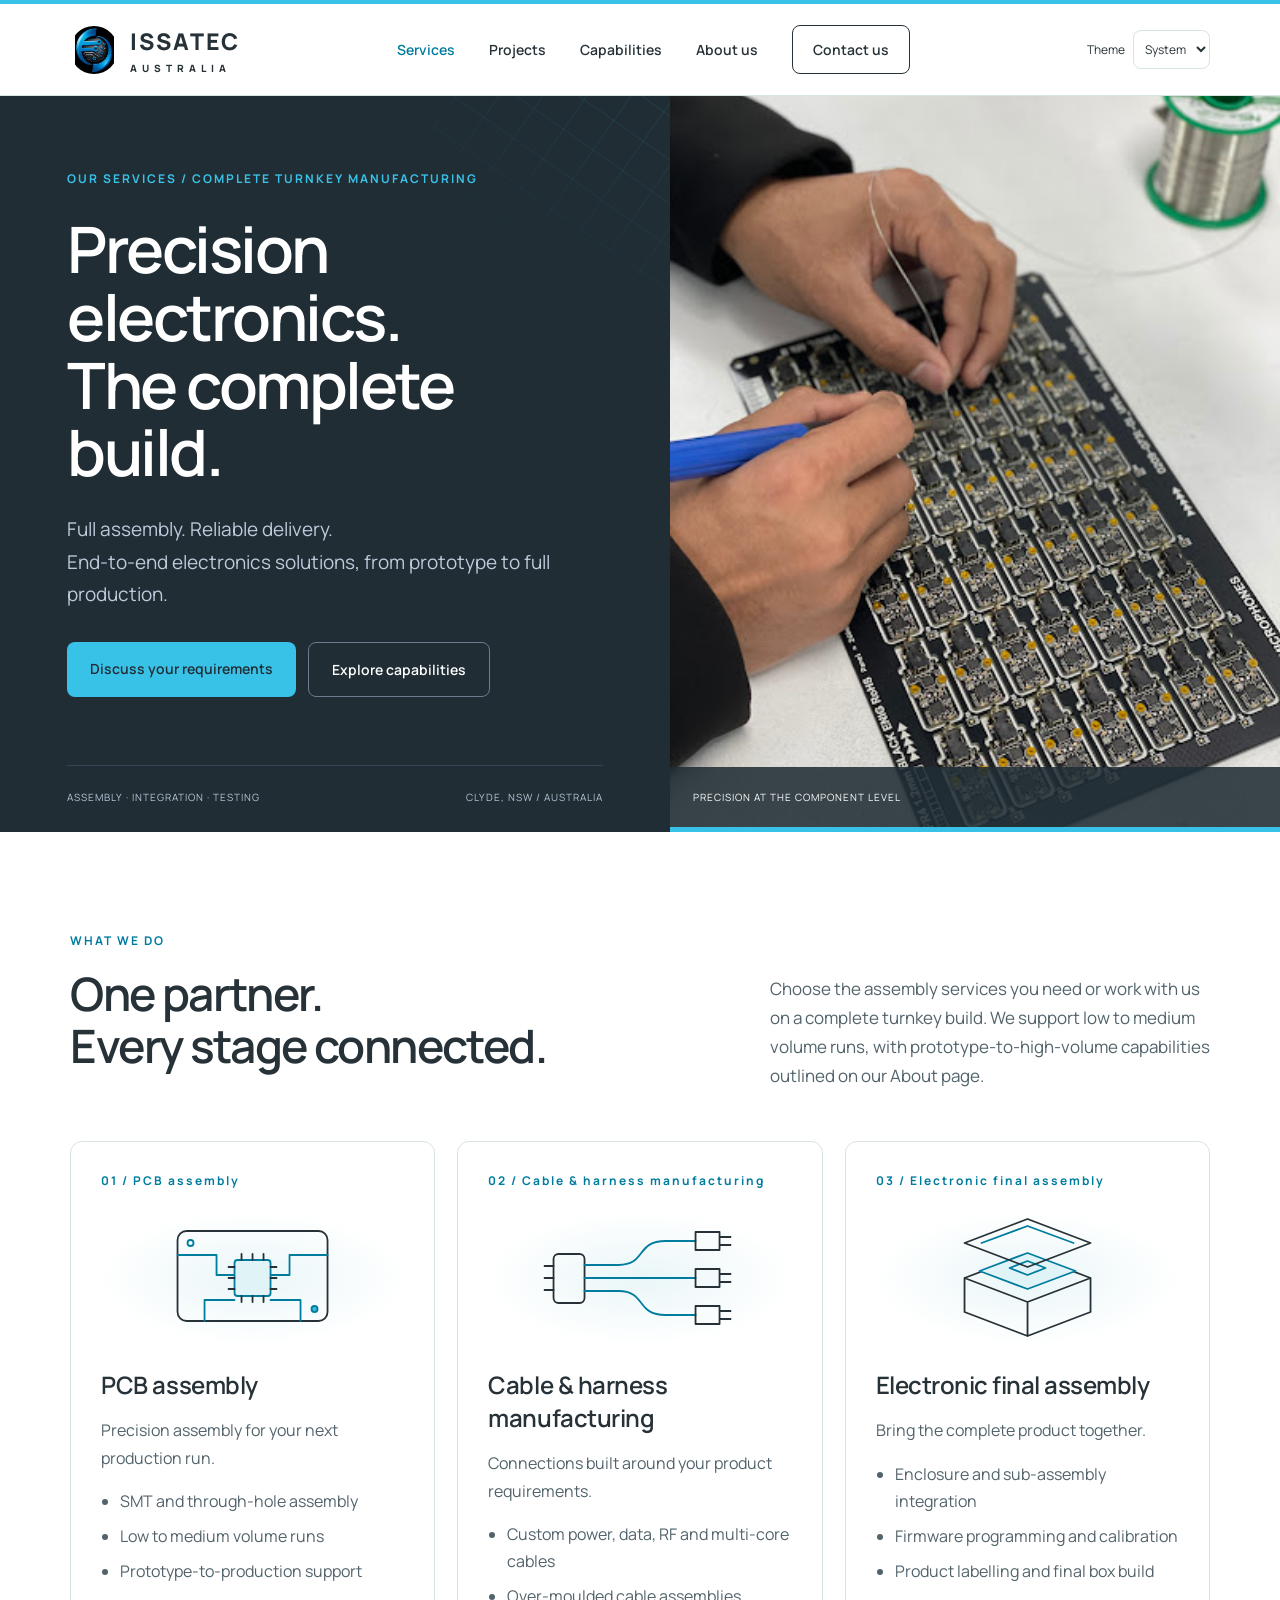
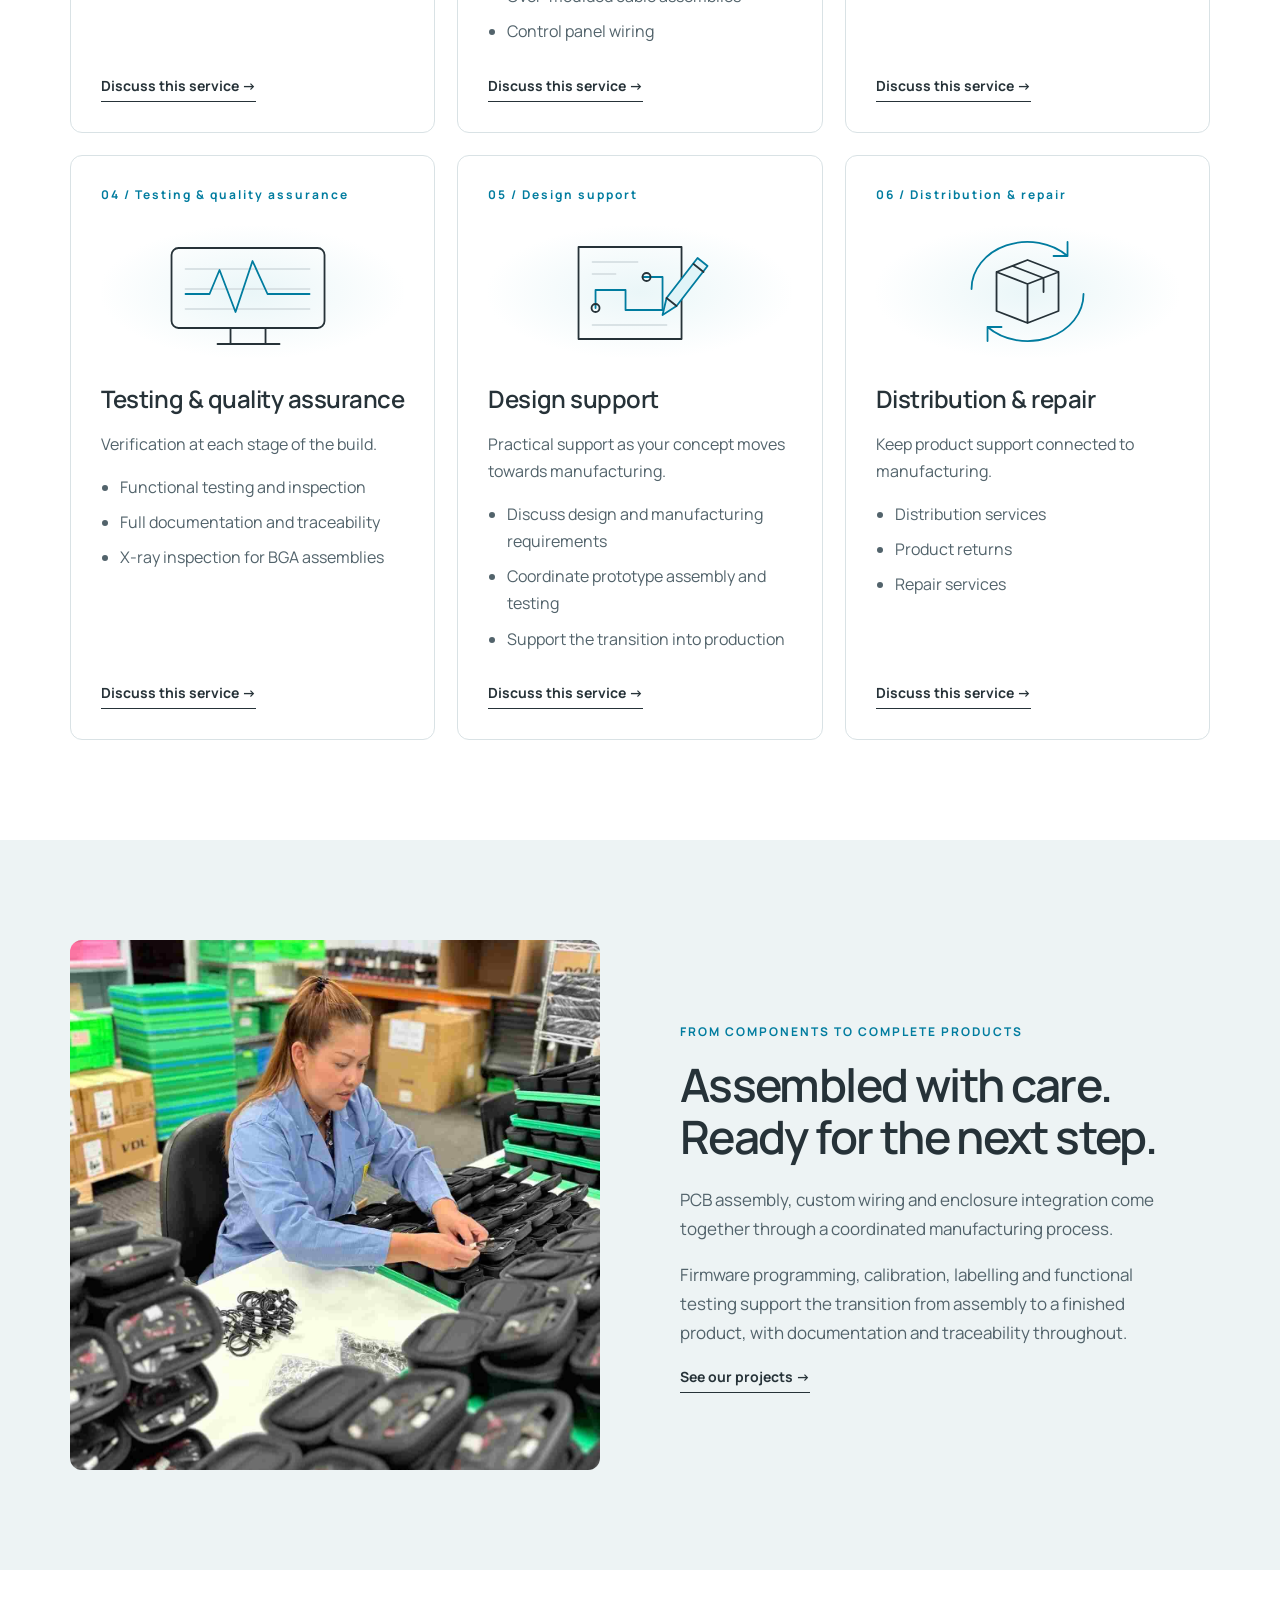
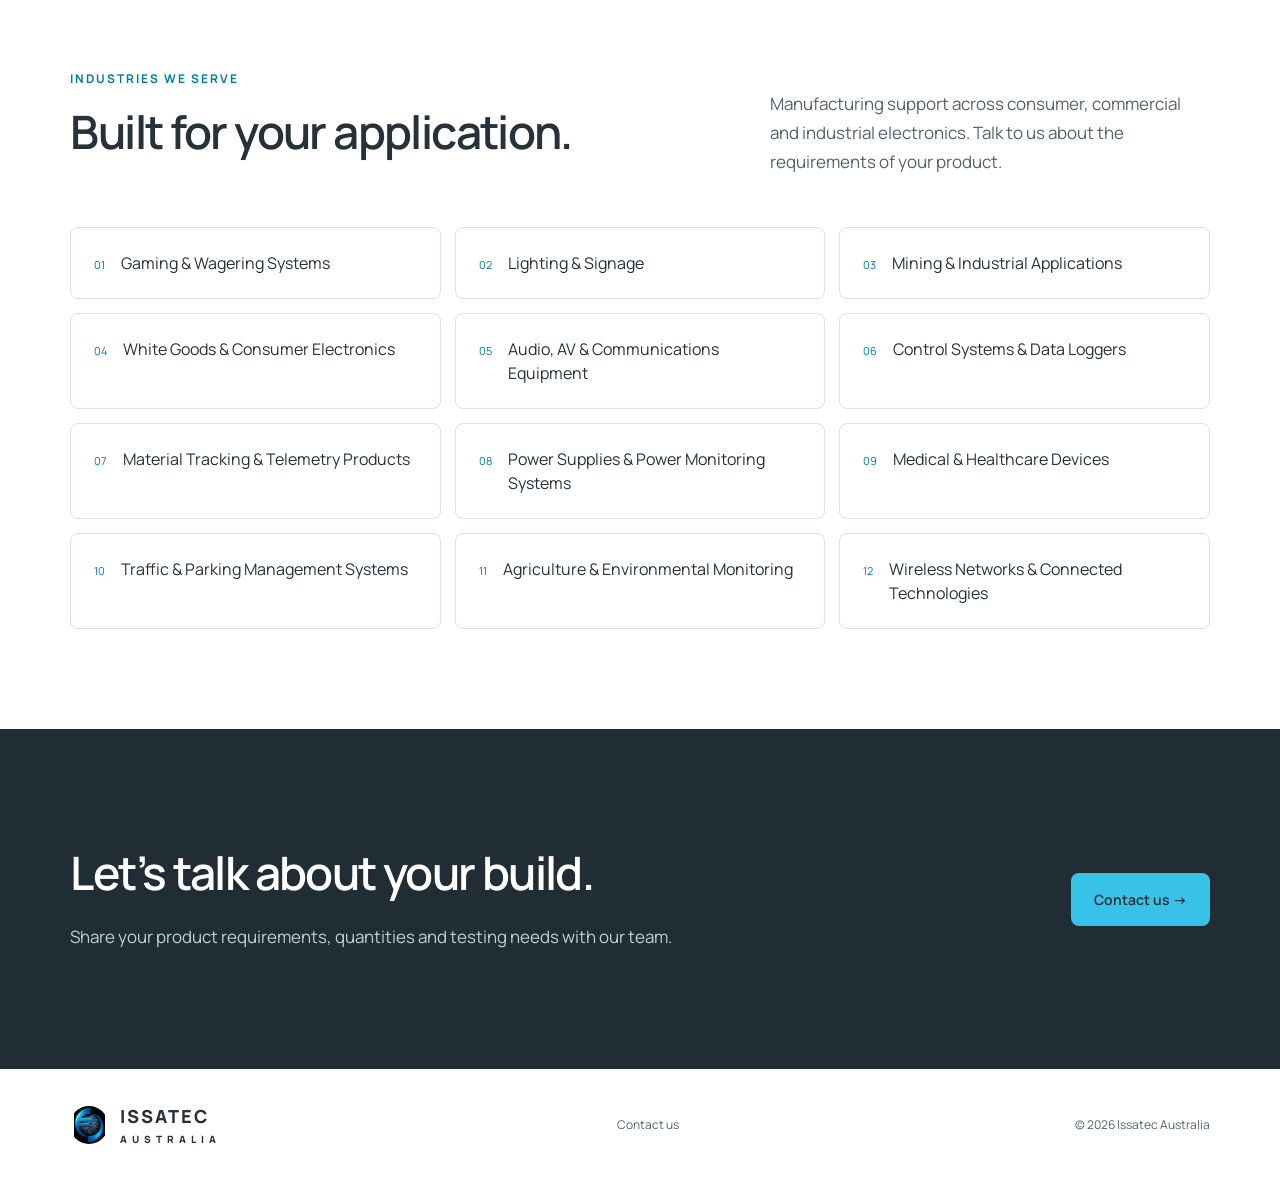
<file: services.html>
<!doctype html>
<html lang="en">
  <head>
    <meta charset="UTF-8" />
    <meta name="viewport" content="width=device-width,initial-scale=1" />
    <meta
      name="description"
      content="Turnkey electronics manufacturing: PCB assembly, cable and harness manufacturing, box build, testing, design support, distribution and repair in Clyde, NSW."
    />
    <title>Services | Issatec Australia</title>
    <link rel="icon" href="assets/logo.jpg" />
    <script src="theme.js"></script>
    <link rel="preconnect" href="https://fonts.googleapis.com" />
    <link rel="preconnect" href="https://fonts.gstatic.com" crossorigin />
    <link href="https://fonts.googleapis.com/css2?family=Manrope:wght@400;500;600;700;800&amp;display=swap" rel="stylesheet" />
    <link rel="stylesheet" href="style.css" />
  </head>
  <body>
    <header>
      <a class="brand" href="index.html"
        ><img src="assets/logo.jpg" alt="" /><span>ISSATEC<small>AUSTRALIA</small></span></a
      >
      <button class="menu" aria-expanded="false" aria-controls="navigation">Menu</button>
      <nav id="navigation">
        <a href="services.html" aria-current="page">Services</a><a href="projects.html">Projects</a
        ><a href="index.html#capabilities">Capabilities</a><a href="about.html">About us</a
        ><a href="index.html#contact" class="nav-cta">Contact us</a>
      </nav>
      <label class="theme-control"
        ><span>Theme</span
        ><select id="theme-preference" aria-label="Colour theme">
          <option value="system">System</option>
          <option value="light">Light</option>
          <option value="dark">Dark</option>
        </select></label
      >
    </header>
    <main>
      <section class="hero services-hero">
        <div class="hero-copy">
          <div class="eyebrow">OUR SERVICES / COMPLETE TURNKEY MANUFACTURING</div>
          <h1>Precision electronics.<br />The complete build.</h1>
          <p>Full assembly. Reliable delivery.<br />End-to-end electronics solutions, from prototype to full production.</p>
          <div class="actions">
            <a class="button blue" href="index.html#contact">Discuss your requirements</a
            ><a class="button outline" href="#service-details">Explore capabilities</a>
          </div>
          <div class="hero-bottom"><span>ASSEMBLY · INTEGRATION · TESTING</span><span>CLYDE, NSW / AUSTRALIA</span></div>
        </div>
        <div class="hero-image">
          <img src="assets/technicians_onduty-1.jpg" alt="Close-up of hands soldering components on a circuit board" />
          <div class="image-label"><span>PRECISION AT THE COMPONENT LEVEL</span></div>
        </div>
      </section>
      <section class="section" id="service-details">
        <div class="section-heading">
          <div>
            <div class="eyebrow">WHAT WE DO</div>
            <h2>One partner.<br />Every stage connected.</h2>
          </div>
          <p>
            Choose the assembly services you need or work with us on a complete turnkey build. We support low to medium volume runs, with
            prototype-to-high-volume capabilities outlined on our About page.
          </p>
        </div>
        <div class="service-detail-grid">
          <article class="service-detail-card" id="pcb-assembly">
            <div class="service-topline"><span class="eyebrow">01 / PCB assembly</span></div>
            <svg
              class="service-art"
              viewBox="0 0 240 132"
              fill="none"
              stroke="currentColor"
              stroke-width="1.8"
              stroke-linecap="round"
              stroke-linejoin="round"
              aria-hidden="true"
              focusable="false"
            >
              <rect x="45" y="19" width="150" height="90" rx="9" />
              <path class="svg-accent" d="M45 43h39v20h18m93-20h-38v20h-19M72 109V88h30m66 21V88h-30" />
              <g class="chip-place">
                <rect class="svg-fill" x="102" y="48" width="36" height="36" rx="3" />
                <path d="M109 42v6m11-6v6m11-6v6m-22 36v6m11-6v6m11-6v6M96 55h6m-6 11h6m-6 11h6m36-22h6m-6 11h6m-6 11h6" />
              </g>
              <circle class="svg-accent" cx="58" cy="31" r="3" />
              <circle class="status-light" cx="182" cy="97" r="3" />
            </svg>
            <h3>PCB assembly</h3>
            <p>Precision assembly for your next production run.</p>
            <ul>
              <li>SMT and through-hole assembly</li>
              <li>Low to medium volume runs</li>
              <li>Prototype-to-production support</li>
            </ul>
            <a class="text-link" href="index.html#contact">Discuss this service →</a>
          </article>
          <article class="service-detail-card" id="cable-harness">
            <div class="service-topline"><span class="eyebrow">02 / Cable &amp; harness manufacturing</span></div>
            <svg
              class="service-art"
              viewBox="0 0 240 132"
              fill="none"
              stroke="currentColor"
              stroke-width="1.8"
              stroke-linecap="round"
              stroke-linejoin="round"
              aria-hidden="true"
              focusable="false"
            >
              <rect x="34" y="42" width="31" height="49" rx="5" />
              <path d="M34 54h-9m9 12h-9m9 12h-9" />
              <path class="svg-accent cable-flow" d="M65 53h34c28 0 17-24 47-24h30M65 66h111M65 79h34c28 0 17 24 47 24h30" />
              <path d="M176 20h24v18h-24zM176 57h24v18h-24zM176 94h24v18h-24zM200 25h11m-11 8h11m-11 29h11m-11 8h11m-11 29h11m-11 8h11" />
            </svg>
            <h3>Cable &amp; harness manufacturing</h3>
            <p>Connections built around your product requirements.</p>
            <ul>
              <li>Custom power, data, RF and multi-core cables</li>
              <li>Over-moulded cable assemblies</li>
              <li>Control panel wiring</li>
            </ul>
            <a class="text-link" href="index.html#contact">Discuss this service →</a>
          </article>
          <article class="service-detail-card" id="box-build">
            <div class="service-topline"><span class="eyebrow">03 / Electronic final assembly</span></div>
            <svg
              class="service-art"
              viewBox="0 0 240 132"
              fill="none"
              stroke="currentColor"
              stroke-width="1.8"
              stroke-linecap="round"
              stroke-linejoin="round"
              aria-hidden="true"
              focusable="false"
            >
              <path d="m57 66 63-24 63 24v34l-63 24-63-24zm0 0 63 24 63-24m-63 24v34" />
              <g class="box-layer">
                <path class="svg-fill" d="m72 59 48-18 48 18-48 18z" />
                <path class="svg-accent" d="m102 56 18-7 18 7-18 7z" />
              </g>
              <g class="box-lid">
                <path d="m57 31 63-24 63 24-63 24z" />
                <path class="svg-accent" d="m74 31 46-17 46 17" />
              </g>
            </svg>
            <h3>Electronic final assembly</h3>
            <p>Bring the complete product together.</p>
            <ul>
              <li>Enclosure and sub-assembly integration</li>
              <li>Firmware programming and calibration</li>
              <li>Product labelling and final box build</li>
            </ul>
            <a class="text-link" href="index.html#contact">Discuss this service →</a>
          </article>
          <article class="service-detail-card" id="testing-quality">
            <div class="service-topline"><span class="eyebrow">04 / Testing &amp; quality assurance</span></div>
            <svg
              class="service-art"
              viewBox="0 0 240 132"
              fill="none"
              stroke="currentColor"
              stroke-width="1.8"
              stroke-linecap="round"
              stroke-linejoin="round"
              aria-hidden="true"
              focusable="false"
            >
              <rect x="39" y="22" width="153" height="80" rx="7" />
              <path d="M98 102v16m35-16v16m-48 0h62" />
              <path class="svg-muted" d="M53 43h124M53 63h124M53 83h124" />
              <path class="svg-accent scope-wave" pathLength="100" d="M53 68h24l10-24 16 42 17-51 15 33h42" />
              <path class="scan-line" d="M60 29v66" />
            </svg>
            <h3>Testing &amp; quality assurance</h3>
            <p>Verification at each stage of the build.</p>
            <ul>
              <li>Functional testing and inspection</li>
              <li>Full documentation and traceability</li>
              <li>X-ray inspection for BGA assemblies</li>
            </ul>
            <a class="text-link" href="index.html#contact">Discuss this service →</a>
          </article>
          <article class="service-detail-card" id="design-support">
            <div class="service-topline"><span class="eyebrow">05 / Design support</span></div>
            <svg
              class="service-art"
              viewBox="0 0 240 132"
              fill="none"
              stroke="currentColor"
              stroke-width="1.8"
              stroke-linecap="round"
              stroke-linejoin="round"
              aria-hidden="true"
              focusable="false"
            >
              <path d="M59 21h103v92H59z" />
              <path class="svg-muted" d="M73 36h45m-45 63h74M73 48h23" />
              <path class="svg-accent design-trace" pathLength="100" d="M76 82V64h30v20h37V51h-20" />
              <circle cx="76" cy="82" r="4" />
              <circle cx="127" cy="51" r="4" />
              <g class="design-pencil">
                <path class="svg-fill" d="m147 72 31-40 10 8-31 40-14 9z" />
                <path d="m174 38 10 8m-37 26 10 8" />
              </g>
            </svg>
            <h3>Design support</h3>
            <p>Practical support as your concept moves towards manufacturing.</p>
            <ul>
              <li>Discuss design and manufacturing requirements</li>
              <li>Coordinate prototype assembly and testing</li>
              <li>Support the transition into production</li>
            </ul>
            <a class="text-link" href="index.html#contact">Discuss this service →</a>
          </article>
          <article class="service-detail-card" id="distribution-repair">
            <div class="service-topline"><span class="eyebrow">06 / Distribution &amp; repair</span></div>
            <svg
              class="service-art"
              viewBox="0 0 240 132"
              fill="none"
              stroke="currentColor"
              stroke-width="1.8"
              stroke-linecap="round"
              stroke-linejoin="round"
              aria-hidden="true"
              focusable="false"
            >
              <path d="m89 46 31-12 31 12v39l-31 12-31-12zm0 0 31 12 31-12m-31 12v39m-15-57 31 12v14" />
              <g class="repair-orbit">
                <path class="svg-accent" d="M64 63a56 47 0 0 1 96-33m0-14v14h-14M176 68a56 47 0 0 1-96 33m0 14v-14h14" />
              </g>
            </svg>
            <h3>Distribution &amp; repair</h3>
            <p>Keep product support connected to manufacturing.</p>
            <ul>
              <li>Distribution services</li>
              <li>Product returns</li>
              <li>Repair services</li>
            </ul>
            <a class="text-link" href="index.html#contact">Discuss this service →</a>
          </article>
        </div>
      </section>
      <section class="section capabilities">
        <div class="cap-image">
          <img
            src="assets/services-2.jpg"
            loading="lazy"
            alt="Team member preparing electronic products, cables and protective cases at a production bench"
          />
        </div>
        <div class="cap-copy">
          <div class="eyebrow">FROM COMPONENTS TO COMPLETE PRODUCTS</div>
          <h2>Assembled with care.<br />Ready for the next step.</h2>
          <p>PCB assembly, custom wiring and enclosure integration come together through a coordinated manufacturing process.</p>
          <p>
            Firmware programming, calibration, labelling and functional testing support the transition from assembly to a finished product,
            with documentation and traceability throughout.
          </p>
          <a class="text-link" href="projects.html">See our projects →</a>
        </div>
      </section>
      <section class="section">
        <div class="section-heading">
          <div>
            <div class="eyebrow">INDUSTRIES WE SERVE</div>
            <h2>Built for your application.</h2>
          </div>
          <p>
            Manufacturing support across consumer, commercial and industrial electronics. Talk to us about the requirements of your product.
          </p>
        </div>
        <ul class="industry-grid">
          <li><span aria-hidden="true">01</span>Gaming &amp; Wagering Systems</li>
          <li><span aria-hidden="true">02</span>Lighting &amp; Signage</li>
          <li><span aria-hidden="true">03</span>Mining &amp; Industrial Applications</li>
          <li><span aria-hidden="true">04</span>White Goods &amp; Consumer Electronics</li>
          <li><span aria-hidden="true">05</span>Audio, AV &amp; Communications Equipment</li>
          <li><span aria-hidden="true">06</span>Control Systems &amp; Data Loggers</li>
          <li><span aria-hidden="true">07</span>Material Tracking &amp; Telemetry Products</li>
          <li><span aria-hidden="true">08</span>Power Supplies &amp; Power Monitoring Systems</li>
          <li><span aria-hidden="true">09</span>Medical &amp; Healthcare Devices</li>
          <li><span aria-hidden="true">10</span>Traffic &amp; Parking Management Systems</li>
          <li><span aria-hidden="true">11</span>Agriculture &amp; Environmental Monitoring</li>
          <li><span aria-hidden="true">12</span>Wireless Networks &amp; Connected Technologies</li>
        </ul>
      </section>
      <section class="section project-cta">
        <div>
          <h2>Let’s talk about your build.</h2>
          <p>Share your product requirements, quantities and testing needs with our team.</p>
        </div>
        <a class="button blue" href="index.html#contact">Contact us →</a>
      </section>
    </main>
    <footer>
      <a class="brand" href="index.html"
        ><img src="assets/logo.jpg" alt="" /><span>ISSATEC<small>AUSTRALIA</small></span></a
      ><a href="index.html#contact">Contact us</a><span>© 2026 Issatec Australia</span>
    </footer>
    <script src="script.js"></script>
  </body>
</html>
</file>
<file: style.css>
:root {
  --ink: #263238;
  --navy: #202d34;
  --blue: #007c9f;
  --line: #d9e2e5;
  --muted: #52636b;
}
* {
  box-sizing: border-box;
}
html {
  scroll-behavior: smooth;
  scroll-padding-top: 100px;
}
body {
  margin: 0;
  font-family: "Manrope", Arial, Helvetica, sans-serif;
  color: var(--ink);
  background: #fff;
}
a {
  color: inherit;
  text-decoration: none;
}
button,
input,
select,
textarea {
  font: inherit;
}
button,
a,
input,
select,
textarea {
  outline-offset: 5px;
}
header {
  height: 96px;
  padding: 0 5.5%;
  display: flex;
  align-items: center;
  justify-content: space-between;
  background: white;
  border-bottom: 1px solid var(--line);
}
.brand {
  display: flex;
  align-items: center;
  gap: 12px;
  font-size: 23px;
  letter-spacing: 2px;
  font-weight: 800;
}
.brand img {
  width: 48px;
  height: 48px;
  object-fit: contain;
  border-radius: 50%;
}
.brand small {
  display: block;
  font-size: 10px;
  letter-spacing: 5px;
  margin-top: 4px;
}
nav {
  display: flex;
  align-items: center;
  gap: 34px;
  font-size: 14px;
  font-weight: 600;
}
.nav-cta {
  border: 1px solid var(--ink);
  padding: 14px 20px;
}
.menu {
  display: none;
}
.hero {
  display: grid;
  grid-template-columns: 1.1fr 1fr;
  background: var(--navy);
  color: white;
  min-height: 640px;
}
.hero-copy {
  padding: 74px 10% 28px;
}
.eyebrow {
  font-size: 12px;
  font-weight: 700;
  letter-spacing: 2px;
  line-height: 1.5;
  color: var(--blue);
}
.hero .eyebrow {
  color: #39c2e8;
}
h1 {
  font-size: clamp(54px, 5.7vw, 88px);
  letter-spacing: -4px;
  line-height: 1.03;
  font-weight: 500;
  margin: 27px 0;
}
p {
  font-size: 17px;
  line-height: 1.7;
  color: var(--muted);
}
.hero p {
  color: #bfcbdc;
  font-size: 19px;
}
.actions {
  display: flex;
  gap: 12px;
  margin-top: 32px;
  flex-wrap: wrap;
}
.button {
  display: inline-flex;
  justify-content: center;
  padding: 17px 23px;
  font-size: 14px;
  font-weight: 600;
  border: 0;
  cursor: pointer;
}
.blue {
  background: var(--blue);
  color: white;
}
.blue:hover {
  background: #006580;
}
.outline {
  border: 1px solid #6c7b90;
  color: white;
  background: transparent;
}
.hero-bottom {
  display: flex;
  justify-content: space-between;
  gap: 20px;
  border-top: 1px solid #344357;
  margin-top: 68px;
  padding-top: 24px;
  font-size: 10px;
  letter-spacing: 1px;
  color: #b7c5d9;
}
.hero-image {
  position: relative;
  overflow: hidden;
}
.hero-image > img {
  width: 100%;
  height: 100%;
  object-fit: cover;
}
.image-label {
  position: absolute;
  bottom: 0;
  background: #202d34dd;
  left: 0;
  right: 0;
  padding: 23px;
  display: flex;
  justify-content: space-between;
  font-size: 10px;
  letter-spacing: 1px;
  gap: 12px;
}
.trust {
  display: grid;
  grid-template-columns: repeat(4, 1fr);
  padding: 25px 5.5%;
  border-bottom: 1px solid var(--line);
  font-size: 13px;
  color: var(--muted);
}
.trust span + span {
  border-left: 1px solid var(--line);
  padding-left: 26px;
}
.section {
  padding: 100px 5.5%;
  scroll-margin-top: 0;
}
.section-heading {
  display: flex;
  align-items: end;
  justify-content: space-between;
  gap: 50px;
  margin-bottom: 46px;
}
.section-heading > p {
  max-width: 440px;
  margin-bottom: 5px;
}
h2 {
  font-size: clamp(36px, 3.6vw, 54px);
  font-weight: 500;
  line-height: 1.12;
  letter-spacing: -2px;
  margin: 18px 0 24px;
}
h3 {
  font-weight: 500;
  font-size: 24px;
  letter-spacing: -0.5px;
}
.service-grid {
  display: grid;
  grid-template-columns: repeat(3, 1fr);
  border-top: 1px solid var(--line);
  border-left: 1px solid var(--line);
}
.service {
  text-align: left;
  padding: 32px;
  background: white;
  color: var(--ink);
  border: 0;
  border-right: 1px solid var(--line);
  border-bottom: 1px solid var(--line);
  cursor: pointer;
  transition: background 0.2s;
}
.service:hover {
  background: #edf8fb;
}
.service-number {
  font-size: 12px;
  color: var(--blue);
}
.service p {
  font-size: 16px;
  max-width: 310px;
  min-height: 82px;
}
.service-link {
  display: flex;
  align-items: center;
  justify-content: space-between;
  font-size: 14px;
  margin-top: 28px;
  font-weight: 600;
}
.service-link b {
  font-size: 25px;
  color: var(--blue);
  font-weight: 400;
}
.capabilities {
  background: #edf3f4;
  display: grid;
  grid-template-columns: 1fr 1fr;
  gap: 7%;
  align-items: center;
}
.cap-image {
  height: 530px;
}
.cap-image img {
  height: 100%;
  width: 100%;
  object-fit: cover;
}
.cap-copy > p {
  max-width: 480px;
}
.industry-tabs {
  display: flex;
  gap: 22px;
  border-bottom: 1px solid #bdc8d5;
  margin-top: 32px;
}
.industry-tabs button {
  padding: 14px 0;
  background: none;
  border: 0;
  border-bottom: 2px solid transparent;
  font-size: 14px;
  color: var(--muted);
  cursor: pointer;
}
.industry-tabs button[aria-selected="true"] {
  border-color: var(--blue);
  color: var(--blue);
}
.industry-content {
  min-height: 155px;
}
.industry-content h3 {
  font-size: 20px;
  margin: 22px 0 8px;
}
.industry-content p {
  font-size: 16px;
}
.text-link {
  font-size: 14px;
  font-weight: 700;
  border-bottom: 1px solid var(--ink);
  padding-bottom: 6px;
}
.steps {
  display: grid;
  grid-template-columns: repeat(4, 1fr);
  gap: 32px;
}
.steps article {
  border-top: 2px solid var(--ink);
  padding-top: 20px;
}
.steps span {
  font-size: 12px;
  letter-spacing: 1px;
  color: var(--blue);
}
.steps h3 {
  font-size: 21px;
}
.steps p {
  font-size: 16px;
}
.about {
  display: grid;
  grid-template-columns: 1fr 1fr;
  gap: 8%;
  background: #f3f6f6;
  align-items: center;
}
.about img {
  width: 100%;
  height: 510px;
  object-fit: cover;
}
.about-facts {
  display: flex;
  gap: 50px;
  border-top: 1px solid var(--line);
  padding-top: 26px;
  margin-top: 35px;
}
.about-facts strong {
  font-size: 38px;
  display: block;
  font-weight: 500;
}
.about-facts span {
  display: block;
  font-size: 12px;
  color: var(--muted);
  max-width: 150px;
  line-height: 1.6;
  margin-top: 8px;
}
.contact {
  display: grid;
  grid-template-columns: 1fr 1fr;
  gap: 10%;
  background: var(--navy);
  color: white;
}
.contact .eyebrow {
  color: #39c2e8;
}
.contact p {
  color: #bac8da;
}
.contact > div > p {
  max-width: 450px;
}
.contact-email {
  display: block;
  font-size: clamp(20px, 2vw, 29px);
  margin: 35px 0 20px;
}
.contact-location {
  display: inline-flex;
  align-items: center;
  gap: 8px;
  align-self: flex-start;
  line-height: 1.6;
}
.contact-location svg {
  flex-shrink: 0;
  color: var(--cyan);
}
.contact-location span {
  text-decoration: underline;
  text-underline-offset: 4px;
}
.contact-location:hover,
.contact-location:focus-visible {
  color: var(--cyan);
}
.contact-details {
  display: flex;
  flex-direction: column;
  gap: 14px;
  font-size: 14px;
  color: #c4cedc;
}
form {
  display: grid;
  grid-template-columns: 1fr 1fr;
  gap: 22px;
}
label {
  font-size: 14px;
  display: flex;
  flex-direction: column;
  gap: 10px;
}
label:nth-child(n + 3) {
  grid-column: 1/-1;
}
input,
select,
textarea {
  width: 100%;
  border: 1px solid #435267;
  background: #2a3a43;
  color: white;
  padding: 13px;
  border-radius: 0;
}
input::placeholder,
textarea::placeholder {
  color: #9facbd;
}
form .button {
  justify-self: start;
}
form .form-note {
  grid-column: 1/-1;
  font-size: 12px;
  margin: 0;
}
footer {
  display: flex;
  align-items: center;
  justify-content: space-between;
  gap: 24px;
  padding: 35px 5.5%;
  font-size: 12px;
  color: var(--muted);
}
footer .brand {
  color: var(--ink);
  font-size: 18px;
}
footer .brand img {
  width: 38px;
  height: 38px;
}
dialog {
  border: 0;
  width: min(620px, 90vw);
  padding: 50px;
  color: var(--ink);
}
dialog::backdrop {
  background: #06162fbf;
}
dialog p,
dialog li {
  font-size: 17px;
  line-height: 1.7;
}
dialog ul {
  padding-left: 20px;
  margin: 24px 0 32px;
}
.close {
  position: absolute;
  right: 18px;
  top: 12px;
  font-size: 32px;
  border: 0;
  background: none;
  cursor: pointer;
}
@media (min-width: 1700px) {
  body {
    max-width: 1700px;
    margin: auto;
  }
}
@media (max-width: 900px) {
  header {
    height: 80px;
  }
  .menu {
    display: block;
    background: none;
    border: 1px solid var(--line);
    padding: 10px 14px;
  }
  nav {
    display: none;
    position: absolute;
    top: 80px;
    left: 0;
    right: 0;
    background: white;
    padding: 25px;
    z-index: 10;
    flex-direction: column;
  }
  nav.open {
    display: flex;
  }
  .hero {
    grid-template-columns: 1fr 1fr;
    min-height: 570px;
  }
  .hero-copy {
    padding: 55px 9% 24px;
  }
  h1 {
    letter-spacing: -2.5px;
    font-size: 56px;
  }
  .hero-bottom {
    flex-direction: column;
    margin-top: 40px;
  }
  .trust {
    grid-template-columns: 1fr 1fr;
    gap: 20px;
  }
  .trust span + span {
    border: 0;
    padding: 0;
  }
  .section {
    padding: 65px 5.5%;
  }
  .section-heading {
    gap: 25px;
  }
  .service-grid {
    grid-template-columns: repeat(2, 1fr);
  }
  .capabilities {
    gap: 5%;
  }
  .cap-image {
    height: 490px;
  }
  .industry-tabs {
    gap: 14px;
    flex-wrap: wrap;
  }
  .steps {
    grid-template-columns: 1fr 1fr;
  }
  .contact {
    gap: 6%;
  }
  footer > span:nth-child(2) {
    display: none;
  }
}
@media (max-width: 600px) {
  .hero {
    grid-template-columns: 1fr;
  }
  .hero-copy {
    padding: 48px 6% 28px;
  }
  h1 {
    font-size: 60px;
  }
  .hero-image {
    height: 300px;
  }
  .hero-bottom {
    flex-direction: row;
    font-size: 9px;
  }
  .trust {
    font-size: 12px;
    padding: 22px 6%;
  }
  .section-heading {
    display: block;
    margin-bottom: 30px;
  }
  .section-heading > p {
    font-size: 16px;
  }
  .service-grid {
    grid-template-columns: 1fr;
  }
  .service {
    padding: 26px;
  }
  .service p {
    min-height: 0;
    max-width: none;
  }
  .capabilities,
  .about,
  .contact {
    grid-template-columns: 1fr;
    gap: 35px;
  }
  .cap-image {
    height: 320px;
  }
  .cap-copy {
    order: -1;
  }
  .about img {
    height: 360px;
  }
  .steps {
    gap: 24px;
  }
  .steps h3 {
    font-size: 19px;
  }
  .steps p {
    font-size: 15px;
  }
  form {
    gap: 18px;
  }
  form .button {
    grid-column: 1/-1;
  }
  .contact-email {
    font-size: 24px;
  }
  footer {
    align-items: start;
  }
  .brand {
    font-size: 19px;
  }
  dialog {
    padding: 38px 26px;
  }
  .industry-content {
    min-height: 150px;
  }
}
@media (prefers-reduced-motion: reduce) {
  html {
    scroll-behavior: auto;
  }
  * {
    transition: none !important;
  }
}

/* Charcoal fabric, cyan trim and geometric detailing from the team uniform. */
:root {
  --cyan: #39c2e8;
}
header {
  border-top: 4px solid var(--cyan);
}
a:focus-visible,
button:focus-visible {
  outline: 3px solid var(--blue);
}
nav a:hover,
nav a[aria-current="page"] {
  color: var(--blue);
}
.hero-copy,
.project-hero {
  position: relative;
  isolation: isolate;
  overflow: hidden;
}
.hero-copy::before,
.project-hero::before {
  content: "";
  position: absolute;
  z-index: -1;
  pointer-events: none;
  width: 340px;
  height: 340px;
  right: -120px;
  top: -110px;
  background-image: linear-gradient(#39c2e829 1px, transparent 1px), linear-gradient(90deg, #39c2e829 1px, transparent 1px);
  background-size: 36px 36px;
  transform: rotate(35deg);
  mask-image: linear-gradient(#000, transparent);
}
.hero .blue,
.contact .blue,
.project-cta .blue {
  background: var(--cyan);
  color: var(--navy);
}
.hero .blue:hover,
.contact .blue:hover,
.project-cta .blue:hover {
  background: #7ad8f1;
}
.hero-image,
.about > img {
  border-bottom: 5px solid var(--cyan);
}
.about-facts {
  margin-bottom: 30px;
}
.project-grid {
  display: grid;
  grid-template-columns: 1fr 1fr;
  gap: 28px;
}
.project-card {
  display: block;
  border: 1px solid var(--line);
  background: white;
}
.project-card img {
  width: 100%;
  height: 330px;
  object-fit: cover;
  display: block;
}
.project-card-copy {
  padding: 28px;
}
.project-card h3 {
  margin: 16px 0 0;
  line-height: 1.35;
}
.project-card h3 span {
  color: var(--blue);
}
.project-card:hover {
  border-color: var(--blue);
}
.project-hero {
  padding: 75px 5.5% 65px;
  background: var(--navy);
  color: white;
  border-bottom: 5px solid var(--cyan);
}
.project-hero .eyebrow {
  color: var(--cyan);
}
.project-hero h1 {
  max-width: 900px;
}
.project-hero p {
  color: #c2d0d6;
  max-width: 630px;
}
.project-nav {
  display: flex;
  flex-wrap: wrap;
  gap: 12px 30px;
  margin-top: 32px;
  font-size: 14px;
}
.project-nav a {
  border-bottom: 1px solid var(--cyan);
  padding-bottom: 7px;
}
.project-detail {
  display: grid;
  grid-template-columns: 1.2fr 1fr;
  gap: 7%;
  align-items: center;
  border-bottom: 1px solid var(--line);
}
.project-detail:nth-of-type(odd) {
  background: #f3f6f6;
}
.project-detail figure {
  margin: 0;
  min-width: 0;
}
.project-detail figure img {
  width: 100%;
  max-height: 520px;
  object-fit: cover;
  display: block;
}
figcaption {
  font-size: 12px;
  color: var(--muted);
  line-height: 1.6;
  margin-top: 12px;
}
.project-tags {
  display: flex;
  flex-wrap: wrap;
  gap: 8px;
  margin: 25px 0;
}
.project-tags span {
  border: 1px solid #c3d5dc;
  padding: 8px 11px;
  font-size: 12px;
  color: var(--muted);
}
.workshop {
  background: #edf3f4;
}
.workshop .project-card p {
  font-size: 16px;
}
.project-cta {
  background: var(--navy);
  color: white;
  display: flex;
  align-items: center;
  justify-content: space-between;
  gap: 30px;
}
.project-cta p {
  color: #c2d0d6;
  max-width: 610px;
}
.project-cta .button {
  flex-shrink: 0;
}
@media (max-width: 900px) {
  nav {
    top: 80px;
  }
  .project-card img {
    height: 260px;
  }
}
@media (max-width: 600px) {
  .project-grid,
  .project-detail {
    grid-template-columns: 1fr;
    gap: 30px;
  }
  .project-hero {
    padding: 50px 6%;
  }
  .project-hero h1 {
    font-size: 48px;
  }
  .project-cta {
    flex-direction: column;
    align-items: start;
  }
  .project-card-copy {
    padding: 23px;
  }
}

/* Project portfolio: complete images and readable, consistent scope summaries. */
.project-grid-three {
  grid-template-columns: repeat(3, minmax(0, 1fr));
  align-items: start;
}
.project-grid-three .project-card {
  min-width: 0;
}
.project-grid-three .project-card img {
  height: auto;
  aspect-ratio: 3 / 4;
  object-fit: contain;
  background: #e7edef;
}
.project-grid-three .project-card p {
  font-size: 16px;
}
.selected-projects {
  background: #f3f6f6;
  padding-top: 65px;
}
.project-scope {
  margin: 24px 0 30px;
}
.project-scope > div {
  border-top: 1px solid var(--line);
  padding: 16px 0;
}
.project-scope dt {
  font-size: 14px;
  font-weight: 700;
  line-height: 1.5;
}
.project-scope dd {
  margin: 6px 0 0;
  font-size: 15px;
  line-height: 1.6;
  color: var(--muted);
}
.case-card {
  scroll-margin-top: 30px;
}
.pcb-feature {
  display: grid;
  grid-template-columns: 180px 1fr;
  gap: 36px;
  align-items: center;
  padding-top: 48px;
  padding-bottom: 48px;
}
.pcb-feature img {
  width: 100%;
  height: 180px;
  object-fit: cover;
}
.pcb-feature h2 {
  font-size: clamp(28px, 3vw, 38px);
  letter-spacing: -1px;
  margin: 12px 0;
}
.pcb-feature p {
  max-width: 820px;
  margin-top: 0;
}
@media (max-width: 1000px) and (min-width: 601px) {
  .project-grid-three {
    gap: 16px;
  }
  .project-grid-three .project-card-copy {
    padding: 20px;
  }
  .project-grid-three h3 {
    font-size: 21px;
  }
}
@media (max-width: 600px) {
  .project-grid-three {
    grid-template-columns: 1fr;
  }
  .pcb-feature {
    grid-template-columns: 1fr;
    gap: 24px;
  }
  .pcb-feature img {
    height: 220px;
  }
}

/* About: company credentials, manufacturing capabilities and quality systems. */
.certification-grid {
  display: grid;
  grid-template-columns: repeat(4, minmax(0, 1fr));
  border: 1px solid var(--line);
}
.certification-grid article {
  padding: 28px;
  border-top: 3px solid var(--blue);
}
.certification-grid article + article {
  border-left: 1px solid var(--line);
}
.certification-grid h3 {
  margin: 18px 0 12px;
}
.certification-grid p {
  font-size: 15px;
  margin: 0;
}
.certification-marks {
  display: block;
  width: 400px;
  max-width: 100%;
  height: auto;
  margin: 36px auto 0;
}
.manufacturing-grid {
  display: grid;
  grid-template-columns: repeat(3, minmax(0, 1fr));
  gap: 32px;
}
.manufacturing-grid article {
  border-top: 2px solid var(--blue);
  padding-top: 24px;
}
.manufacturing-grid p {
  font-size: 16px;
}
.quality-process {
  display: grid;
  grid-template-columns: 1fr 1fr;
  gap: 8%;
  background: var(--navy);
  color: white;
  align-items: center;
}
.quality-process .eyebrow {
  color: var(--cyan);
}
.quality-process p {
  color: #c2d0d6;
}
.quality-list {
  padding: 0;
  margin: 0;
  list-style: none;
}
.quality-list li {
  border-bottom: 1px solid #435267;
  padding: 20px 0 20px 28px;
  position: relative;
  line-height: 1.5;
}
.quality-list li::before {
  content: "✓";
  color: var(--cyan);
  position: absolute;
  left: 0;
}
.reasons-grid {
  display: grid;
  grid-template-columns: repeat(4, minmax(0, 1fr));
  gap: 30px;
  padding: 0;
  margin: 0;
  list-style: none;
}
.reasons-grid li {
  border-top: 1px solid var(--line);
  padding-top: 22px;
}
.reasons-grid strong {
  display: block;
  font-size: 21px;
  line-height: 1.4;
  font-weight: 500;
}
.reasons-grid span {
  display: block;
  margin-top: 10px;
  color: var(--muted);
  font-size: 15px;
  line-height: 1.6;
}
@media (max-width: 900px) {
  .certification-grid,
  .reasons-grid {
    grid-template-columns: 1fr 1fr;
  }
  .certification-grid article:nth-child(3) {
    border-left: 0;
  }
}
@media (max-width: 600px) {
  .manufacturing-grid,
  .quality-process {
    grid-template-columns: 1fr;
    gap: 30px;
  }
  .certification-grid {
    grid-template-columns: 1fr;
  }
  .certification-grid article + article {
    border-left: 0;
  }
  .reasons-grid {
    gap: 24px;
  }
  .about-hero h1 {
    font-size: 50px;
  }
}

/* Service illustrations: native SVG, with a short animation on interaction. */
.service {
  display: flex;
  flex-direction: column;
}
.service-topline {
  display: flex;
  align-items: center;
  justify-content: space-between;
  width: 100%;
}
.service-category {
  color: var(--muted);
  font-size: 10px;
  letter-spacing: 1.6px;
}
.service-art {
  display: block;
  width: 100%;
  height: 132px;
  margin: 22px 0 8px;
  color: var(--ink);
  background: radial-gradient(ellipse at center, #eaf6f8, transparent 72%);
}
.service-art .svg-accent {
  stroke: var(--blue);
}
.service-art .svg-muted {
  stroke: #d9e2e5;
}
.service-art .svg-fill {
  fill: #e0f4f8;
  stroke: var(--blue);
}
.service-art .status-light {
  fill: var(--cyan);
  stroke: var(--blue);
}
.service-art .scan-line {
  stroke: var(--blue);
  opacity: 0;
}
.service h3 {
  margin: 14px 0 0;
}
.service .service-link {
  width: 100%;
  margin-top: auto;
  padding-top: 22px;
}
.service:focus-visible {
  position: relative;
  z-index: 1;
  background: #edf8fb;
}
@media (prefers-reduced-motion: no-preference) {
  .service:is(:hover, :focus-visible) .chip-place {
    animation: chip-place 1.8s ease-in-out;
  }
  .service:is(:hover, :focus-visible) .cable-flow {
    stroke-dasharray: 12 5;
    animation: cable-flow 1.8s linear;
  }
  .service:is(:hover, :focus-visible) .box-lid {
    animation: box-lid 1.8s ease-in-out;
  }
  .service:is(:hover, :focus-visible) .box-layer {
    animation: box-layer 1.8s ease-in-out;
  }
  .service:is(:hover, :focus-visible) .scope-wave {
    animation: trace-draw 1.8s ease-in-out;
  }
  .service:is(:hover, :focus-visible) .scan-line {
    animation: scope-scan 1.8s ease-in-out;
  }
  .service:is(:hover, :focus-visible) .design-trace {
    animation: trace-draw 1.8s ease-in-out;
  }
  .service:is(:hover, :focus-visible) .design-pencil {
    animation: pencil-move 1.8s ease-in-out;
  }
  .service:is(:hover, :focus-visible) .repair-orbit {
    transform-origin: 120px 66px;
    animation: repair-orbit 1.8s ease-in-out;
  }
}
@keyframes chip-place {
  0%,
  100% {
    transform: translateY(0);
  }
  35% {
    transform: translateY(-15px);
  }
  70% {
    transform: translateY(0);
  }
}
@keyframes cable-flow {
  from {
    stroke-dashoffset: 68;
  }
  to {
    stroke-dashoffset: 0;
  }
}
@keyframes box-lid {
  0%,
  100% {
    transform: translateY(0);
  }
  50% {
    transform: translateY(24px);
  }
}
@keyframes box-layer {
  0%,
  100% {
    transform: translateY(0);
  }
  50% {
    transform: translateY(10px);
  }
}
@keyframes trace-draw {
  0% {
    stroke-dasharray: 100;
    stroke-dashoffset: 100;
  }
  80%,
  100% {
    stroke-dasharray: 100;
    stroke-dashoffset: 0;
  }
}
@keyframes scope-scan {
  0% {
    opacity: 0;
    transform: translateX(0);
  }
  20% {
    opacity: 0.6;
  }
  80% {
    opacity: 0.6;
  }
  100% {
    opacity: 0;
    transform: translateX(115px);
  }
}
@keyframes pencil-move {
  0%,
  100% {
    transform: translate(0, 0);
  }
  50% {
    transform: translate(-12px, 8px);
  }
}
@keyframes repair-orbit {
  from {
    transform: rotate(0);
  }
  to {
    transform: rotate(360deg);
  }
}
@media (max-width: 600px) {
  .service-art {
    height: 116px;
    margin-top: 16px;
  }
}

/* Clear contact entry points and the existing hosted enquiry form. */
.contact-form-link {
  margin: 28px 0;
}
.contact-form-link .button {
  gap: 18px;
  align-items: center;
}
.contact .external-form-note {
  font-size: 13px;
  line-height: 1.6;
  margin: 12px 0 0;
}
.email-enquiry-title {
  grid-column: 1 / -1;
  margin: 0;
  font-size: 22px;
}
#enquiry label {
  grid-column: auto;
}
#enquiry label:has(select),
#enquiry label:has(textarea) {
  grid-column: 1 / -1;
}
.footer-contact {
  font-weight: 700;
}
@media (max-width: 600px) {
  footer {
    flex-wrap: wrap;
  }
}

/* Shared light/dark theme, applied before the page is painted. */
:root {
  color-scheme: light;
  --surface: #fff;
  --surface-soft: #f3f6f6;
  --surface-alt: #edf3f4;
  --surface-hover: #edf8fb;
}
:root[data-theme="dark"] {
  color-scheme: dark;
  --ink: #e5eef2;
  --muted: #b0c0c8;
  --blue: #39c2e8;
  --line: #394b54;
  --surface: #172229;
  --surface-soft: #1c2a32;
  --surface-alt: #22323b;
  --surface-hover: #293f49;
}
body,
header,
nav,
.service,
.project-card,
dialog {
  background: var(--surface);
}
.about,
.selected-projects,
.project-detail:nth-of-type(odd) {
  background: var(--surface-soft);
}
.capabilities,
.workshop {
  background: var(--surface-alt);
}
.service:hover,
.service:focus-visible {
  background: var(--surface-hover);
}
.menu,
.close {
  color: var(--ink);
}
.theme-control {
  display: flex;
  flex-direction: row;
  align-items: center;
  gap: 8px;
  margin-left: 20px;
  font-size: 12px;
  flex-shrink: 0;
}
.theme-control select {
  width: auto;
  padding: 9px 7px;
  border: 1px solid var(--line);
  background: var(--surface);
  color: var(--ink);
  cursor: pointer;
  border-radius: 4px;
}
:root[data-theme="dark"] .blue {
  color: #172229;
}
:root[data-theme="dark"] .blue:hover {
  background: #7ad8f1;
}
:root[data-theme="dark"] .service-art {
  background: radial-gradient(ellipse at center, #24414b, transparent 72%);
}
:root[data-theme="dark"] .service-art .svg-fill {
  fill: #254551;
}
:root[data-theme="dark"] .service-art .svg-muted {
  stroke: #435c68;
}
:root[data-theme="dark"] .project-grid-three .project-card img {
  background: #22323b;
}
.certification-marks {
  background: white;
}
@media (min-width: 901px) and (max-width: 1150px) {
  header {
    padding-left: 3%;
    padding-right: 3%;
  }
  header nav {
    gap: 16px;
  }
  header .brand {
    font-size: 19px;
  }
  header .brand img {
    width: 38px;
    height: 38px;
  }
  .theme-control {
    margin-left: 12px;
  }
  .theme-control > span {
    display: none;
  }
}
@media (max-width: 900px) {
  header {
    gap: 12px;
  }
  header .brand {
    margin-right: auto;
  }
  .theme-control {
    margin-left: 0;
  }
  .theme-control > span {
    display: none;
  }
}
@media (max-width: 400px) {
  header {
    padding-left: 12px;
    padding-right: 12px;
    gap: 8px;
  }
  header .brand {
    font-size: 15px;
    gap: 7px;
    letter-spacing: 1px;
  }
  header .brand img {
    width: 32px;
    height: 32px;
  }
  header .brand small {
    font-size: 8px;
    letter-spacing: 3px;
  }
  header .menu {
    padding: 9px;
  }
}

/* Subtle, consistent rounding across interactive controls and content panels. */
:root {
  --radius-control: 8px;
  --radius-card: 12px;
  --radius-panel: 16px;
}
.button,
.nav-cta,
.menu,
input,
select,
textarea,
.theme-control select {
  border-radius: var(--radius-control);
}
.service-grid {
  border: 0;
  gap: 16px;
}
.service {
  border: 1px solid var(--line);
  border-radius: var(--radius-card);
}
.project-card {
  border-radius: var(--radius-card);
}
.project-card > img {
  border-radius: 11px 11px 0 0;
}
.cap-image img,
.about > img,
.project-detail figure img,
.pcb-feature > img {
  border-radius: var(--radius-card);
}
.certification-grid {
  border-radius: var(--radius-card);
  overflow: hidden;
}
.project-tags span {
  border-radius: 6px;
}
dialog {
  border-radius: var(--radius-panel);
}
.close {
  border-radius: var(--radius-control);
}
@media (max-width: 900px) {
  header nav {
    border-radius: 0 0 var(--radius-card) var(--radius-card);
  }
}

/* Detailed services and industry coverage. */
.service-detail-grid {
  display: grid;
  grid-template-columns: repeat(3, minmax(0, 1fr));
  gap: 22px;
}
.service-detail-card {
  padding: 30px;
  border: 1px solid var(--line);
  border-radius: var(--radius-card);
  background: var(--surface);
  display: flex;
  flex-direction: column;
  scroll-margin-top: 30px;
}
.service-detail-card h3 {
  margin: 16px 0 0;
}
.service-detail-card p,
.service-detail-card li {
  font-size: 16px;
  line-height: 1.7;
  color: var(--muted);
}
.service-detail-card ul {
  padding-left: 19px;
  margin: 0 0 30px;
}
.service-detail-card li + li {
  margin-top: 8px;
}
.service-detail-card .text-link {
  align-self: start;
  margin-top: auto;
}
.industry-grid {
  list-style: none;
  padding: 0;
  margin: 0;
  display: grid;
  grid-template-columns: repeat(3, minmax(0, 1fr));
  gap: 14px;
}
.industry-grid li {
  padding: 23px;
  border: 1px solid var(--line);
  border-radius: var(--radius-control);
  display: flex;
  gap: 16px;
  align-items: baseline;
  line-height: 1.5;
}
.industry-grid li span {
  font-size: 11px;
  color: var(--blue);
  flex-shrink: 0;
}
@media (max-width: 900px) {
  .service-detail-grid,
  .industry-grid {
    grid-template-columns: 1fr 1fr;
  }
}
@media (max-width: 600px) {
  .service-detail-grid,
  .industry-grid {
    grid-template-columns: 1fr;
  }
  .services-hero h1 {
    font-size: 48px;
  }
  .service-detail-card {
    padding: 24px;
  }
}

/* Keep the Services hero independent of the photograph's intrinsic dimensions. */
.services-hero {
  grid-template-columns: minmax(0, 1.1fr) minmax(0, 1fr);
  min-height: 640px;
}
.services-hero .hero-copy {
  min-width: 0;
}
.services-hero h1 {
  font-size: 64px;
  line-height: 1.06;
  letter-spacing: -2.5px;
}
.services-hero .hero-image {
  min-width: 0;
  min-height: 0;
}
.services-hero .hero-image > img {
  position: absolute;
  inset: 0;
  display: block;
  width: 100%;
  height: 100%;
  object-fit: cover;
}
@media (max-width: 1100px) {
  .services-hero h1 {
    font-size: 52px;
  }
}
@media (max-width: 900px) {
  .services-hero {
    min-height: 570px;
  }
  .services-hero h1 {
    font-size: 44px;
    letter-spacing: -1.5px;
  }
}
@media (max-width: 600px) {
  .services-hero {
    grid-template-columns: minmax(0, 1fr);
    min-height: 0;
  }
  .services-hero h1 {
    font-size: 44px;
  }
  .services-hero .hero-image {
    height: 300px;
  }
}
@media (max-width: 360px) {
  .services-hero h1 {
    font-size: 38px;
  }
}

/* Shared Manrope typography. */
h1,
h2,
h3 {
  font-weight: 600;
}
h1 {
  letter-spacing: -0.045em;
}
h2 {
  letter-spacing: -0.035em;
}
h3 {
  letter-spacing: -0.02em;
}
body {
  font-weight: 400;
}
</file>
